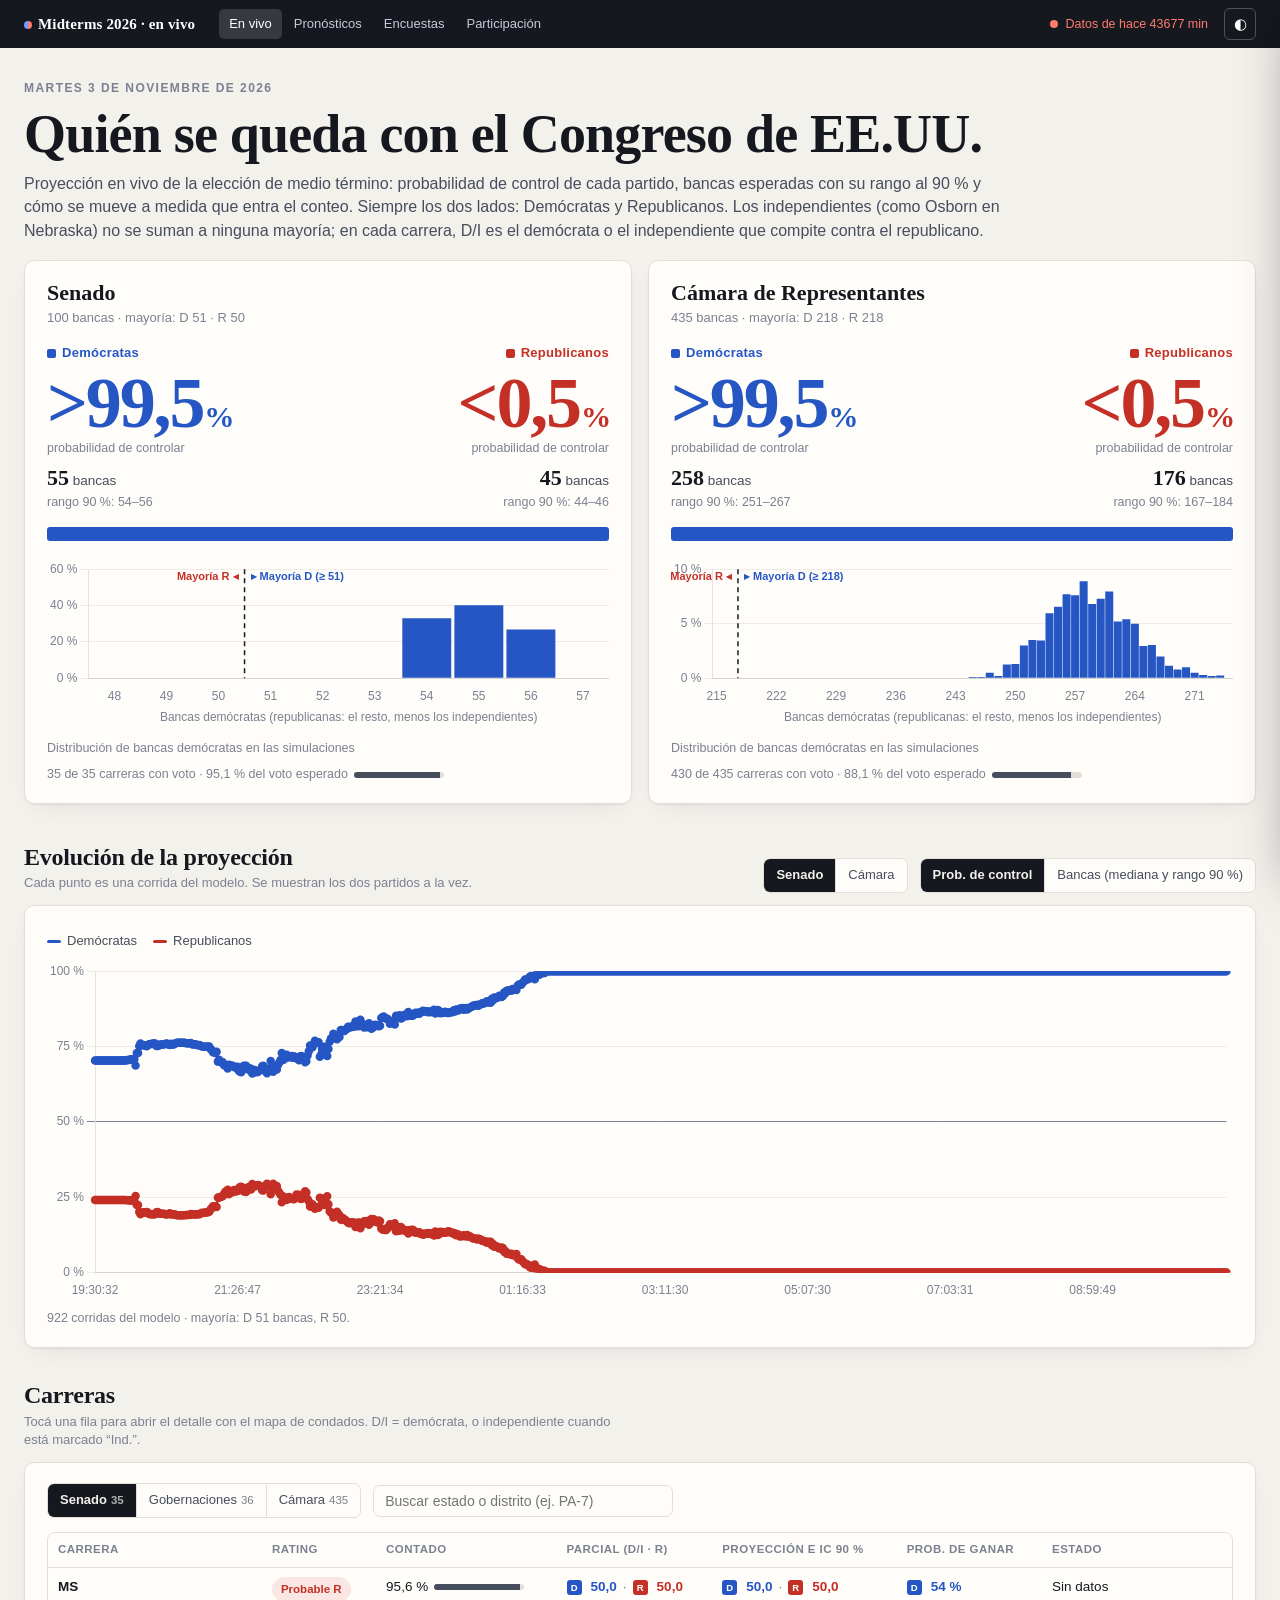
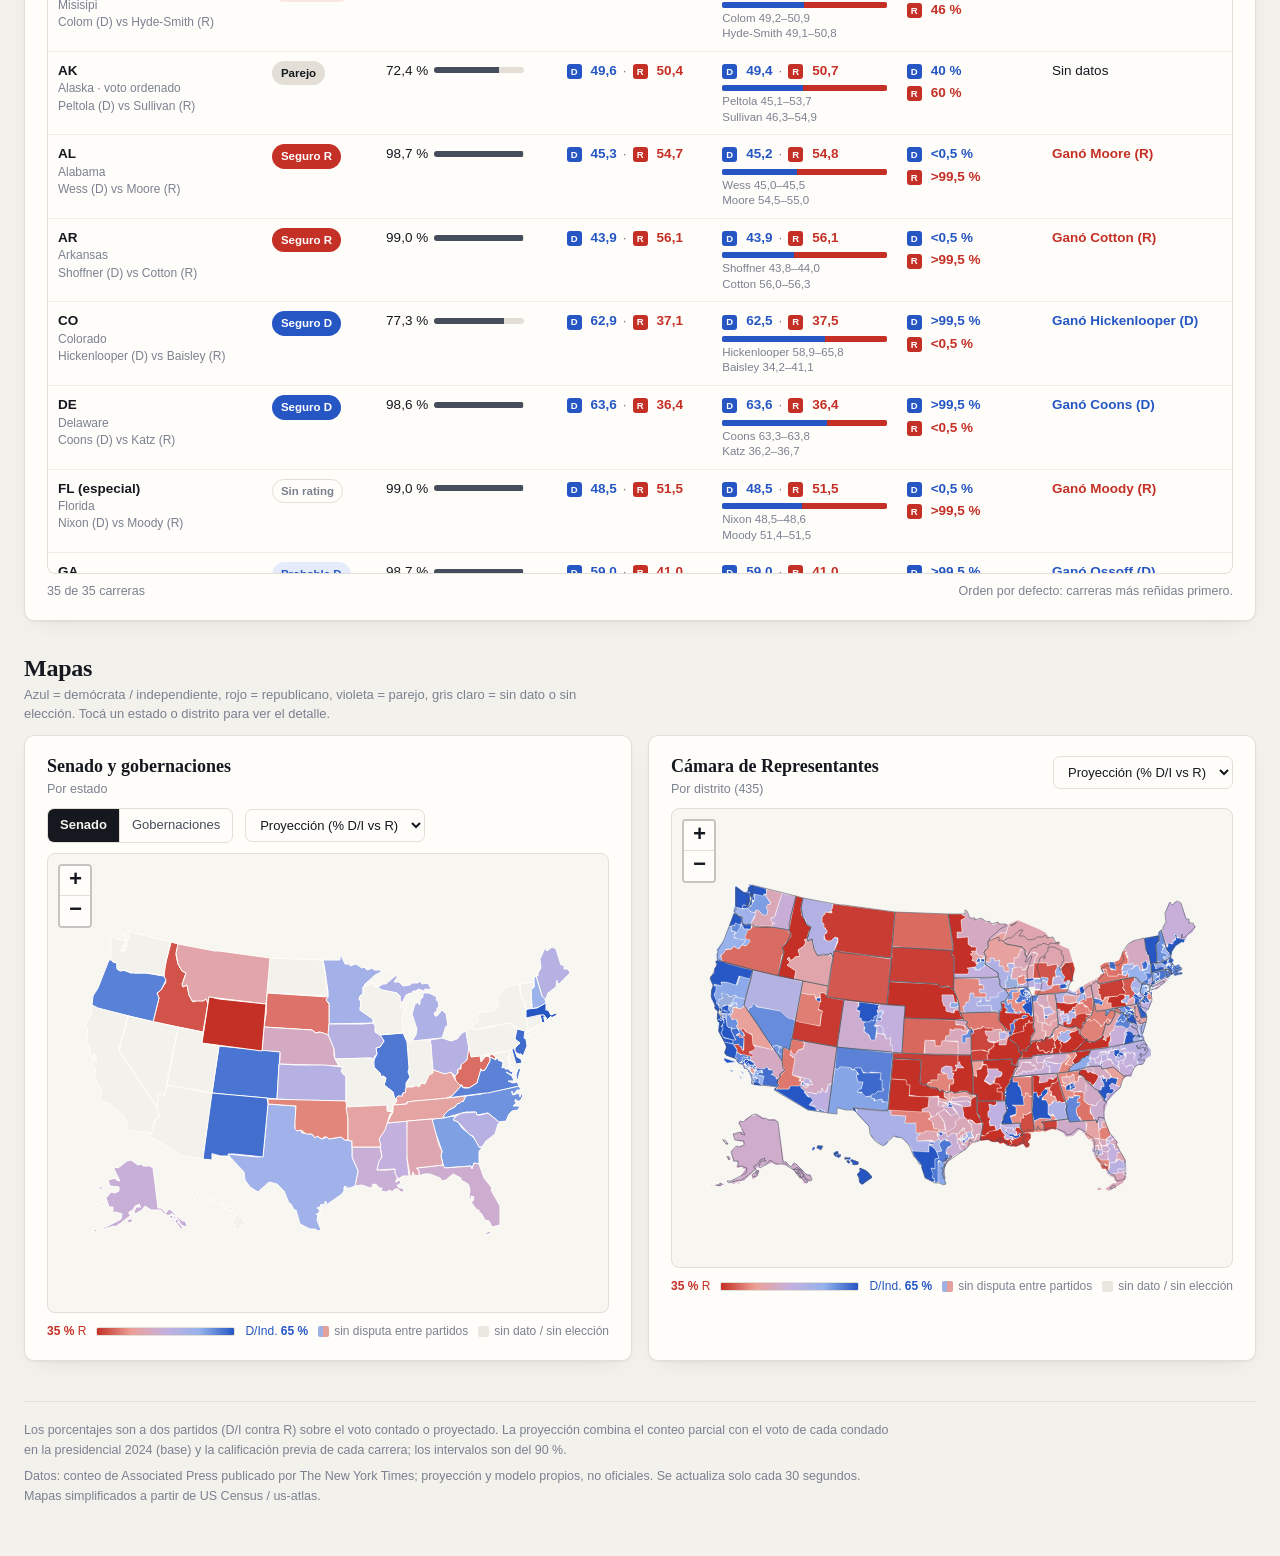
<file: index.html>
<!doctype html>
<html lang="es">
<head>
<meta charset="utf-8">
<meta name="viewport" content="width=device-width,initial-scale=1">
<title>Midterms 2026 en vivo</title>
<meta name="description" content="Proyección en vivo de las elecciones de medio término de EE.UU. 2026: Senado, Cámara de Representantes y gobernaciones.">
<link rel="stylesheet" href="lib/leaflet.css">
<link rel="stylesheet" href="style.css?v=2059">
</head>
<body>
<header class="top">
  <div class="wrap">
    <div class="brand"><i></i>Midterms 2026 <span>· en vivo</span></div>
    <nav class="navl" aria-label="Secciones">
      <a href="./" class="on" aria-current="page">En vivo</a><a href="previa.html#pronosticos">Pronósticos</a><a href="previa.html#encuestas">Encuestas</a><a href="previa.html#participacion">Participación</a>
    </nav>
    <div class="live" id="live"><span class="dot"></span><span class="lt" id="liveTxt">Cargando…</span><span class="ltc" id="liveMin"></span></div>
    <button class="ibtn" id="themeBtn" type="button" aria-label="Cambiar entre modo claro y oscuro" title="Modo claro / oscuro">◐</button>
  </div>
</header>

<main class="wrap">
  <div class="errbox" id="errbox" role="alert"></div>
  <section class="hero" id="resumen">
    <div class="kick">Martes 3 de noviembre de 2026</div>
    <h1>Quién se queda con el Congreso de EE.UU.</h1>
    <p class="sub">Proyección en vivo de la elección de medio término: probabilidad de control de cada partido, bancas esperadas con su rango al 90 % y cómo se mueve a medida que entra el conteo. Siempre los dos lados: Demócratas y Republicanos. Los independientes (como Osborn en Nebraska) no se suman a ninguna mayoría; en cada carrera, D/I es el demócrata o el independiente que compite contra el republicano.</p>
    <div class="srcnote" id="srcnote"></div>
    <div class="chambers" id="chambers"></div>
  </section>

  <section class="block" id="evolucion">
    <div class="head">
      <div><h2>Evolución de la proyección</h2><p class="hint">Cada punto es una corrida del modelo. Se muestran los dos partidos a la vez.</p></div>
      <div class="ctl">
        <div class="seg" id="evoCh" role="group" aria-label="Cámara"><button type="button" data-v="S" class="on">Senado</button><button type="button" data-v="H">Cámara</button></div>
        <div class="seg" id="evoMet" role="group" aria-label="Métrica"><button type="button" data-v="p" class="on">Prob. de control</button><button type="button" data-v="s">Bancas (mediana y rango 90 %)</button></div>
      </div>
    </div>
    <div class="card">
      <div class="leg"><span><i style="background:var(--d)"></i>Demócratas</span><span><i style="background:var(--r)"></i>Republicanos</span></div>
      <div class="evo"><canvas id="evoCanvas" role="img" aria-label="Evolución de la probabilidad de control y de las bancas"></canvas></div>
      <p class="note" id="evoNote"></p>
    </div>
  </section>

  <section class="block" id="carreras">
    <div class="head">
      <div><h2>Carreras</h2><p class="hint">Tocá una fila para abrir el detalle con el mapa de condados. D/I = demócrata, o independiente cuando está marcado “Ind.”.</p></div>
    </div>
    <div class="card">
      <div class="ctl">
        <div class="seg" id="tabOff" role="group" aria-label="Tipo de carrera"></div>
        <input class="sbox" id="q" type="search" placeholder="Buscar estado o distrito (ej. PA-7)" aria-label="Buscar carrera" autocomplete="off">
        <label class="chk" id="allWrap"><input type="checkbox" id="allH"> Mostrar las 435</label>
      </div>
      <div class="tw"><div class="scroller" id="tscroll"><table class="rt" id="rt"></table></div></div>
      <div class="tmeta"><span id="tcount"></span><span>Orden por defecto: carreras más reñidas primero.</span></div>
    </div>
  </section>

  <section class="block" id="mapas">
    <div class="head">
      <div><h2>Mapas</h2><p class="hint">Azul = demócrata / independiente, rojo = republicano, violeta = parejo, gris claro = sin dato o sin elección. Tocá un estado o distrito para ver el detalle.</p></div>
    </div>
    <div class="maps">
      <div class="card">
        <div class="mh">
          <div><h3>Senado y gobernaciones</h3><p>Por estado</p></div>
          <div class="ctl">
            <div class="seg" id="m1off" role="group" aria-label="Cargo"><button type="button" data-v="S" class="on">Senado</button><button type="button" data-v="G">Gobernaciones</button></div>
            <select class="sel" id="m1met" aria-label="Qué colorear"></select>
          </div>
        </div>
        <div class="map" id="map1"></div>
        <div class="lg" id="lg1"></div>
      </div>
      <div class="card">
        <div class="mh">
          <div><h3>Cámara de Representantes</h3><p>Por distrito (435)</p></div>
          <div class="ctl"><select class="sel" id="m2met" aria-label="Qué colorear"></select></div>
        </div>
        <div class="map" id="map2"></div>
        <div class="lg" id="lg2"></div>
      </div>
    </div>
  </section>

  <footer class="foot">
    <p>Los porcentajes son a dos partidos (D/I contra R) sobre el voto contado o proyectado. La proyección combina el conteo parcial con el voto de cada condado en la presidencial 2024 (base) y la calificación previa de cada carrera; los intervalos son del 90 %.</p>
    <p>Datos: conteo de Associated Press publicado por The New York Times; proyección y modelo propios, no oficiales. Se actualiza solo cada 30 segundos. Mapas simplificados a partir de US Census / us-atlas.</p>
  </footer>
</main>

<div class="scrim" id="scrim"></div>
<aside class="drawer" id="drawer" aria-hidden="true" aria-label="Detalle de la carrera">
  <div class="dh"><div><h2 id="dTitle"></h2><div class="m" id="dMeta"></div></div><button class="xbtn" id="dClose" type="button" aria-label="Cerrar">✕</button></div>
  <div class="db">
    <div class="cmp" id="dCmp"></div>
    <div class="head" style="margin:18px 0 10px"><div class="seg" id="dMode" role="group" aria-label="Qué mostrar en el mapa"></div></div>
    <div class="map dmap" id="dmap"></div>
    <div class="lg" id="dLg"></div>
    <p class="note" id="dNote"></p>
    <div class="utab" id="dUnits"></div>
  </div>
</aside>

<script src="lib/leaflet.js"></script>
<script src="lib/chart.umd.js"></script>
<script src="app.js?v=2059"></script>
</body>
</html>
</file>
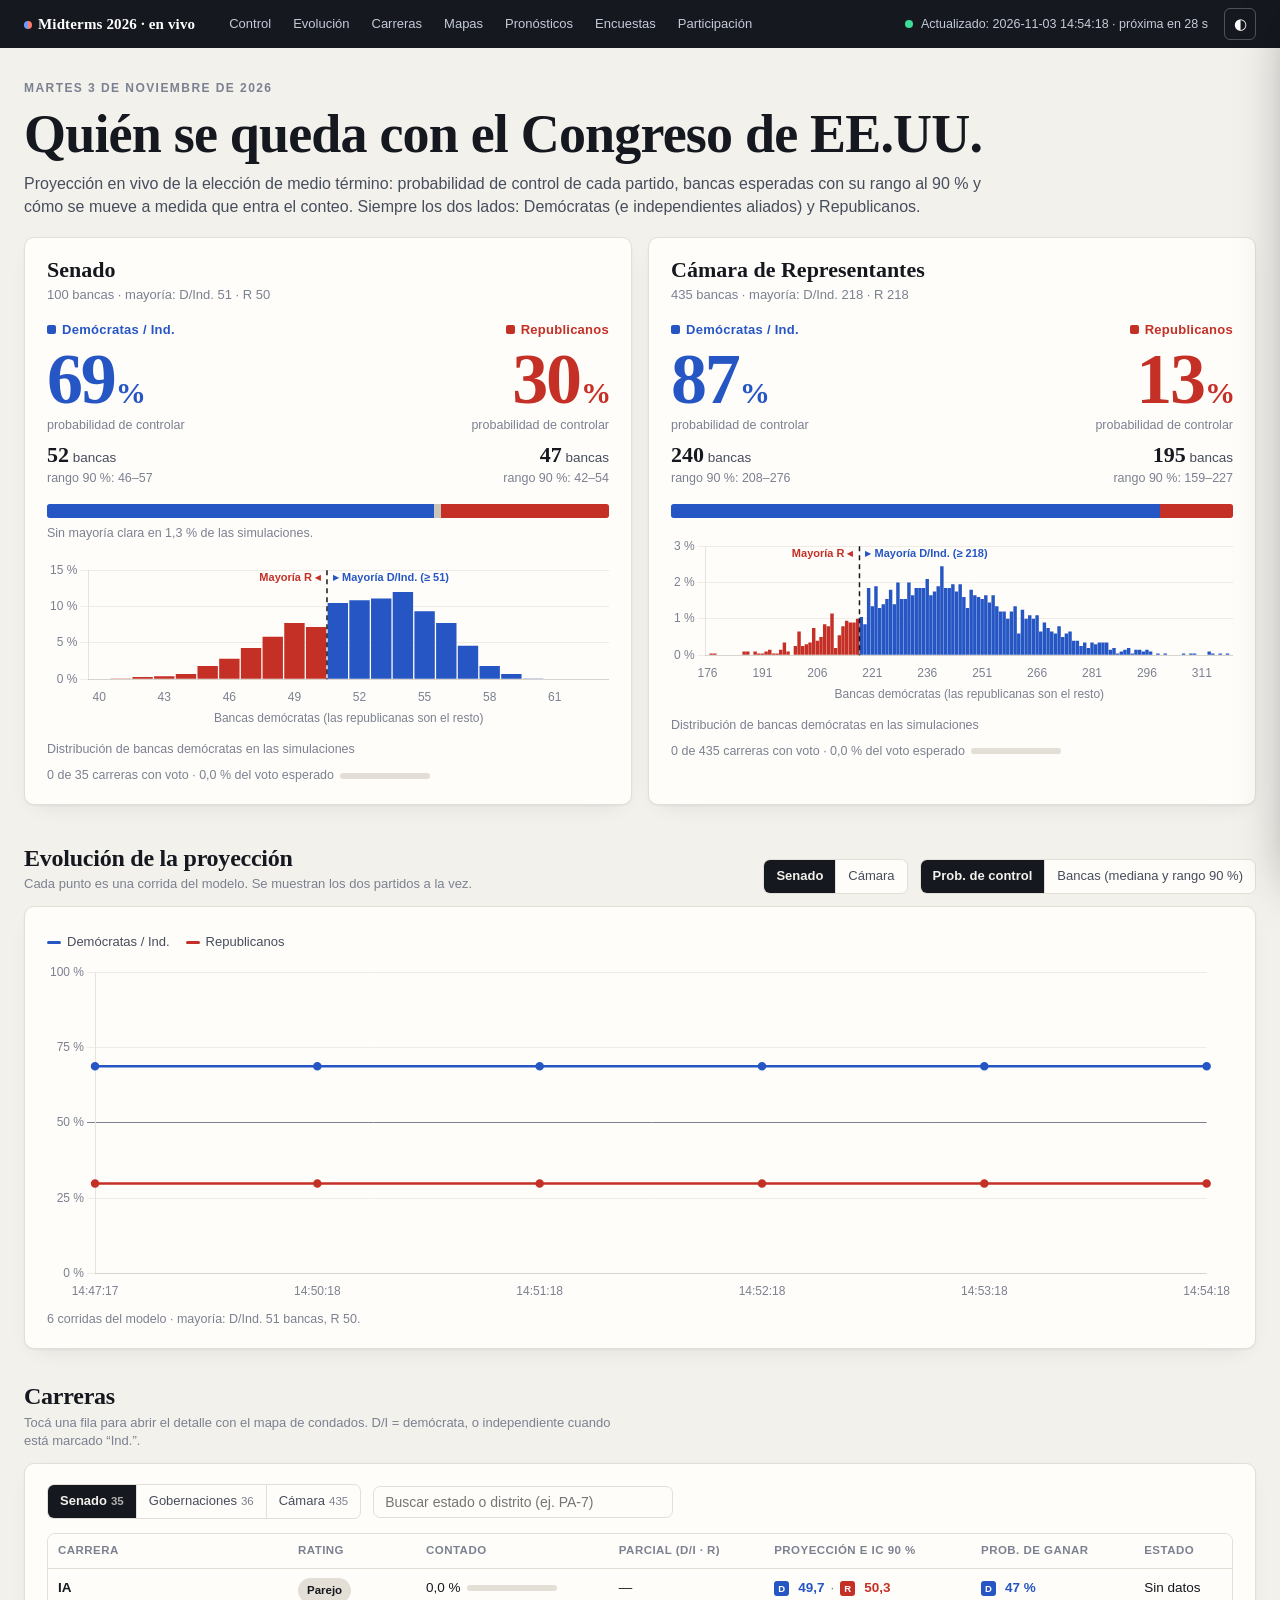
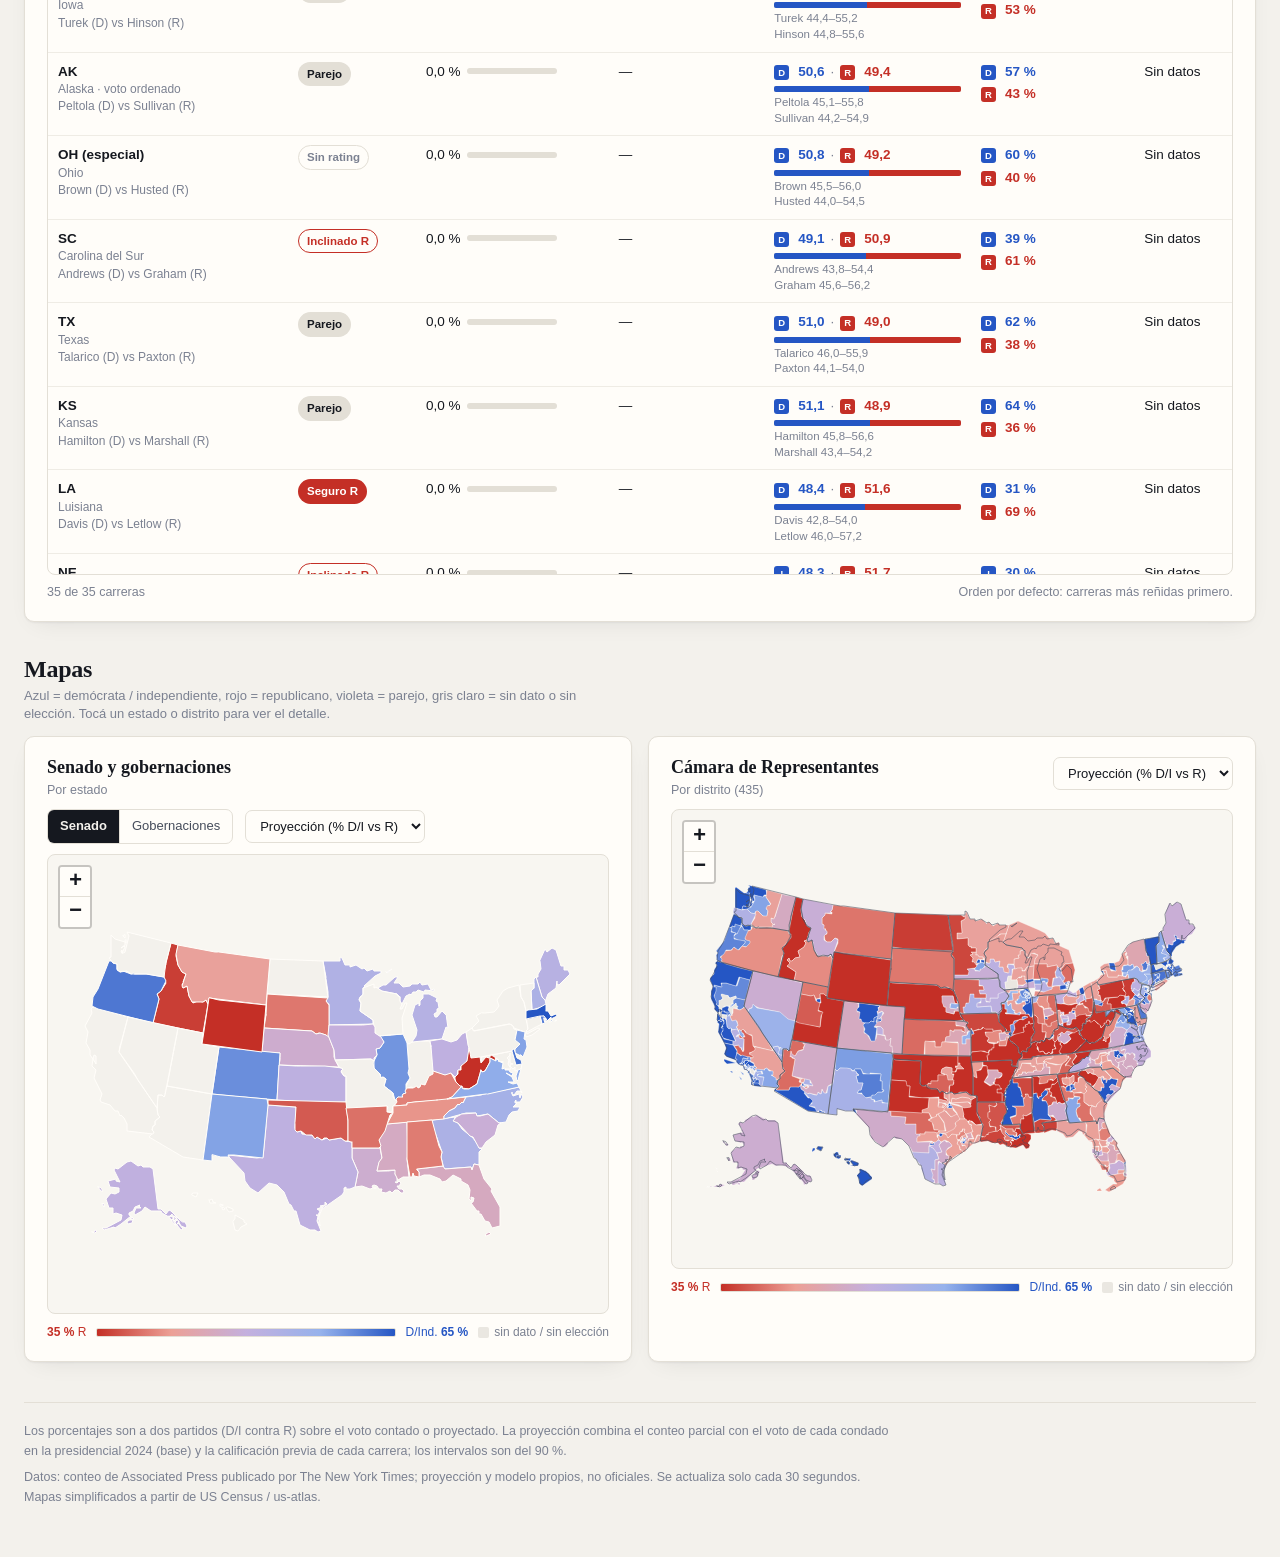
<file: dash/index.html>
<!doctype html>
<html lang="es">
<head>
<meta charset="utf-8">
<meta name="viewport" content="width=device-width,initial-scale=1">
<title>Midterms 2026 en vivo</title>
<meta name="description" content="Proyección en vivo de las elecciones de medio término de EE.UU. 2026: Senado, Cámara de Representantes y gobernaciones.">
<link rel="stylesheet" href="lib/leaflet.css">
<link rel="stylesheet" href="style.css">
</head>
<body>
<header class="top">
  <div class="wrap">
    <div class="brand"><i></i>Midterms 2026 <span>· en vivo</span></div>
    <nav class="navl" aria-label="Secciones">
      <a href="#resumen">Control</a><a href="#evolucion">Evolución</a><a href="#carreras">Carreras</a><a href="#mapas">Mapas</a><a href="previa.html#pronosticos">Pronósticos</a><a href="previa.html#encuestas">Encuestas</a><a href="previa.html#participacion">Participación</a>
    </nav>
    <div class="live" id="live"><span class="dot"></span><span class="lt" id="liveTxt">Cargando…</span></div>
    <button class="ibtn" id="themeBtn" type="button" aria-label="Cambiar entre modo claro y oscuro" title="Modo claro / oscuro">◐</button>
  </div>
</header>

<main class="wrap">
  <section class="hero" id="resumen">
    <div class="kick">Martes 3 de noviembre de 2026</div>
    <h1>Quién se queda con el Congreso de EE.UU.</h1>
    <p class="sub">Proyección en vivo de la elección de medio término: probabilidad de control de cada partido, bancas esperadas con su rango al 90 % y cómo se mueve a medida que entra el conteo. Siempre los dos lados: Demócratas (e independientes aliados) y Republicanos.</p>
    <div class="srcnote" id="srcnote"></div>
    <div class="errbox" id="errbox" role="alert"></div>
    <div class="chambers" id="chambers"></div>
  </section>

  <section class="block" id="evolucion">
    <div class="head">
      <div><h2>Evolución de la proyección</h2><p class="hint">Cada punto es una corrida del modelo. Se muestran los dos partidos a la vez.</p></div>
      <div class="ctl">
        <div class="seg" id="evoCh" role="group" aria-label="Cámara"><button type="button" data-v="S" class="on">Senado</button><button type="button" data-v="H">Cámara</button></div>
        <div class="seg" id="evoMet" role="group" aria-label="Métrica"><button type="button" data-v="p" class="on">Prob. de control</button><button type="button" data-v="s">Bancas (mediana y rango 90 %)</button></div>
      </div>
    </div>
    <div class="card">
      <div class="leg"><span><i style="background:var(--d)"></i>Demócratas / Ind.</span><span><i style="background:var(--r)"></i>Republicanos</span></div>
      <div class="evo"><canvas id="evoCanvas" role="img" aria-label="Evolución de la probabilidad de control y de las bancas"></canvas></div>
      <p class="note" id="evoNote"></p>
    </div>
  </section>

  <section class="block" id="carreras">
    <div class="head">
      <div><h2>Carreras</h2><p class="hint">Tocá una fila para abrir el detalle con el mapa de condados. D/I = demócrata, o independiente cuando está marcado “Ind.”.</p></div>
    </div>
    <div class="card">
      <div class="ctl">
        <div class="seg" id="tabOff" role="group" aria-label="Tipo de carrera"></div>
        <input class="sbox" id="q" type="search" placeholder="Buscar estado o distrito (ej. PA-7)" aria-label="Buscar carrera" autocomplete="off">
        <label class="chk" id="allWrap"><input type="checkbox" id="allH"> Mostrar las 435</label>
      </div>
      <div class="tw"><div class="scroller" id="tscroll"><table class="rt" id="rt"></table></div></div>
      <div class="tmeta"><span id="tcount"></span><span>Orden por defecto: carreras más reñidas primero.</span></div>
    </div>
  </section>

  <section class="block" id="mapas">
    <div class="head">
      <div><h2>Mapas</h2><p class="hint">Azul = demócrata / independiente, rojo = republicano, violeta = parejo, gris claro = sin dato o sin elección. Tocá un estado o distrito para ver el detalle.</p></div>
    </div>
    <div class="maps">
      <div class="card">
        <div class="mh">
          <div><h3>Senado y gobernaciones</h3><p>Por estado</p></div>
          <div class="ctl">
            <div class="seg" id="m1off" role="group" aria-label="Cargo"><button type="button" data-v="S" class="on">Senado</button><button type="button" data-v="G">Gobernaciones</button></div>
            <select class="sel" id="m1met" aria-label="Qué colorear"></select>
          </div>
        </div>
        <div class="map" id="map1"></div>
        <div class="lg" id="lg1"></div>
      </div>
      <div class="card">
        <div class="mh">
          <div><h3>Cámara de Representantes</h3><p>Por distrito (435)</p></div>
          <div class="ctl"><select class="sel" id="m2met" aria-label="Qué colorear"></select></div>
        </div>
        <div class="map" id="map2"></div>
        <div class="lg" id="lg2"></div>
      </div>
    </div>
  </section>

  <footer class="foot">
    <p>Los porcentajes son a dos partidos (D/I contra R) sobre el voto contado o proyectado. La proyección combina el conteo parcial con el voto de cada condado en la presidencial 2024 (base) y la calificación previa de cada carrera; los intervalos son del 90 %.</p>
    <p>Datos: conteo de Associated Press publicado por The New York Times; proyección y modelo propios, no oficiales. Se actualiza solo cada 30 segundos. Mapas simplificados a partir de US Census / us-atlas.</p>
  </footer>
</main>

<div class="scrim" id="scrim"></div>
<aside class="drawer" id="drawer" aria-hidden="true" aria-label="Detalle de la carrera">
  <div class="dh"><div><h2 id="dTitle"></h2><div class="m" id="dMeta"></div></div><button class="xbtn" id="dClose" type="button" aria-label="Cerrar">✕</button></div>
  <div class="db">
    <div class="cmp" id="dCmp"></div>
    <div class="head" style="margin:18px 0 10px"><div class="seg" id="dMode" role="group" aria-label="Qué mostrar en el mapa"></div></div>
    <div class="map dmap" id="dmap"></div>
    <div class="lg" id="dLg"></div>
    <p class="note" id="dNote"></p>
    <div class="utab" id="dUnits"></div>
  </div>
</aside>

<script src="lib/leaflet.js"></script>
<script src="lib/chart.umd.js"></script>
<script src="app.js"></script>
</body>
</html>
</file>
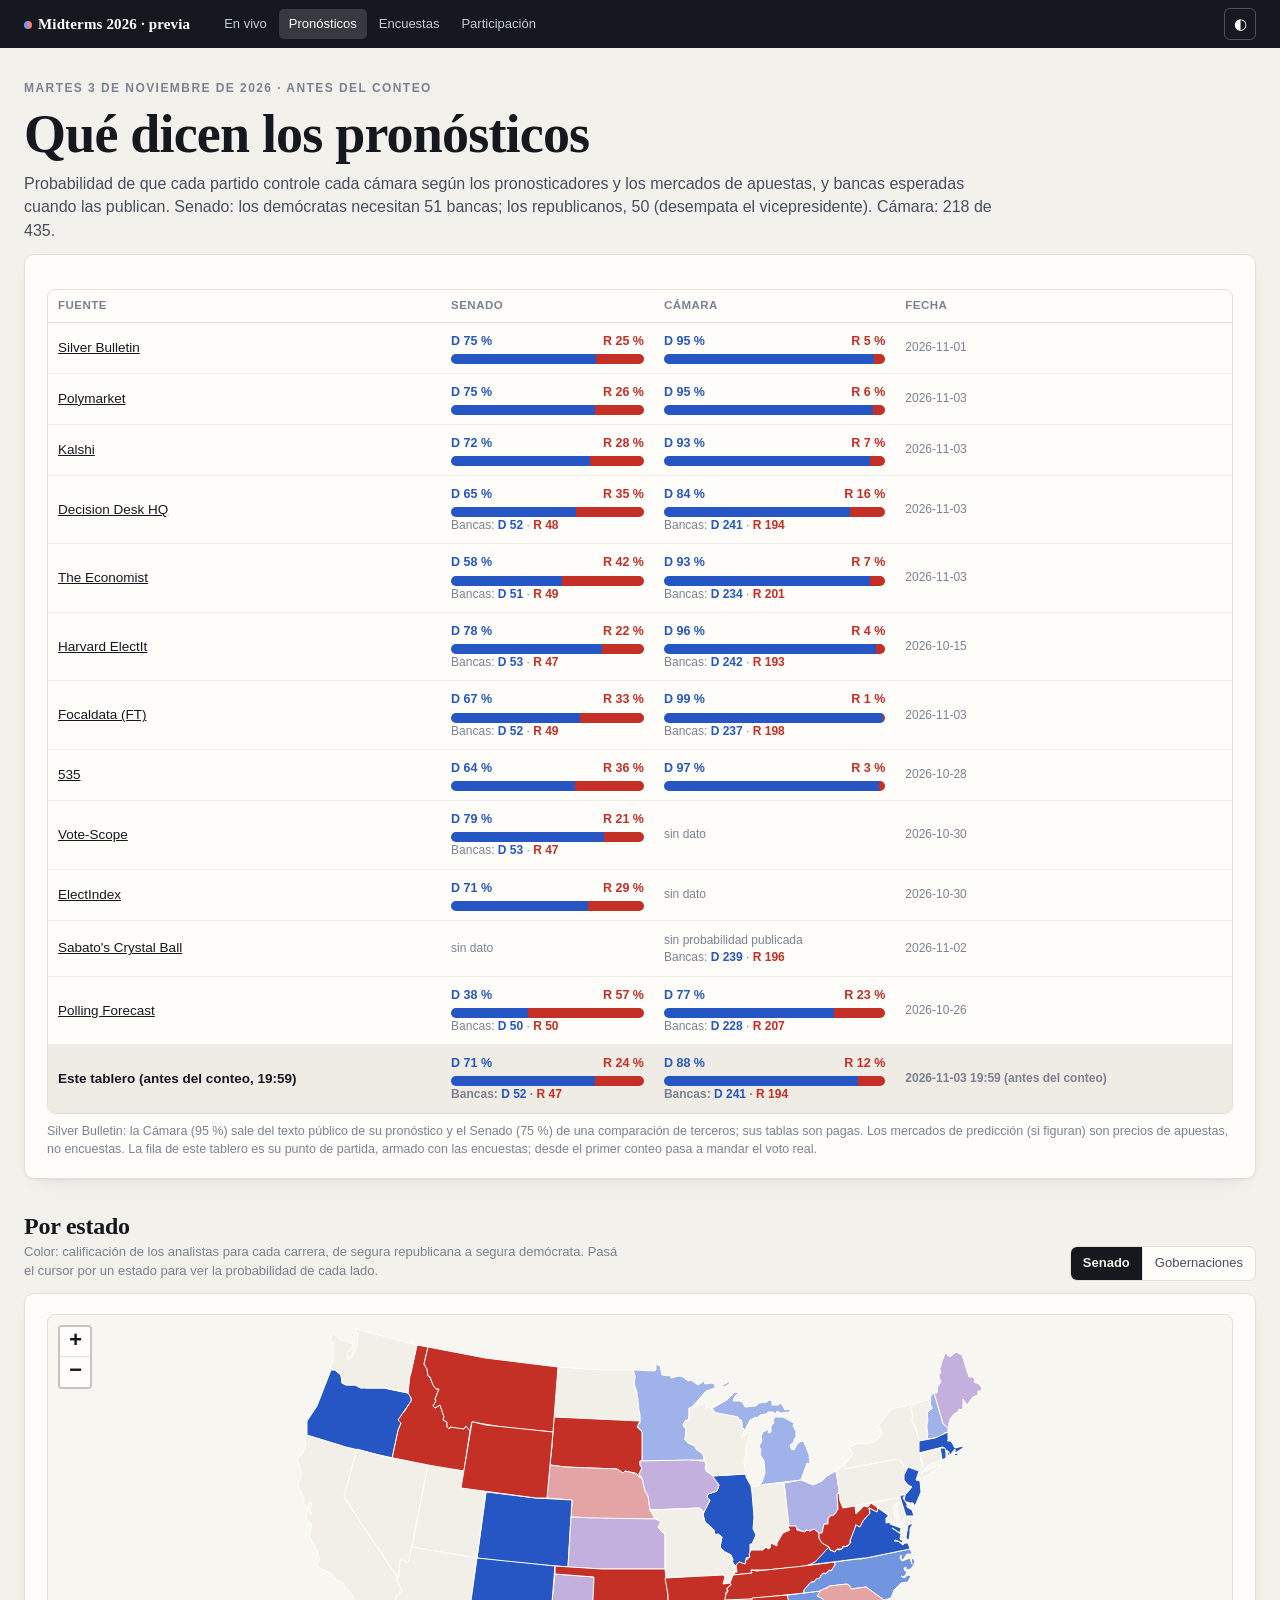
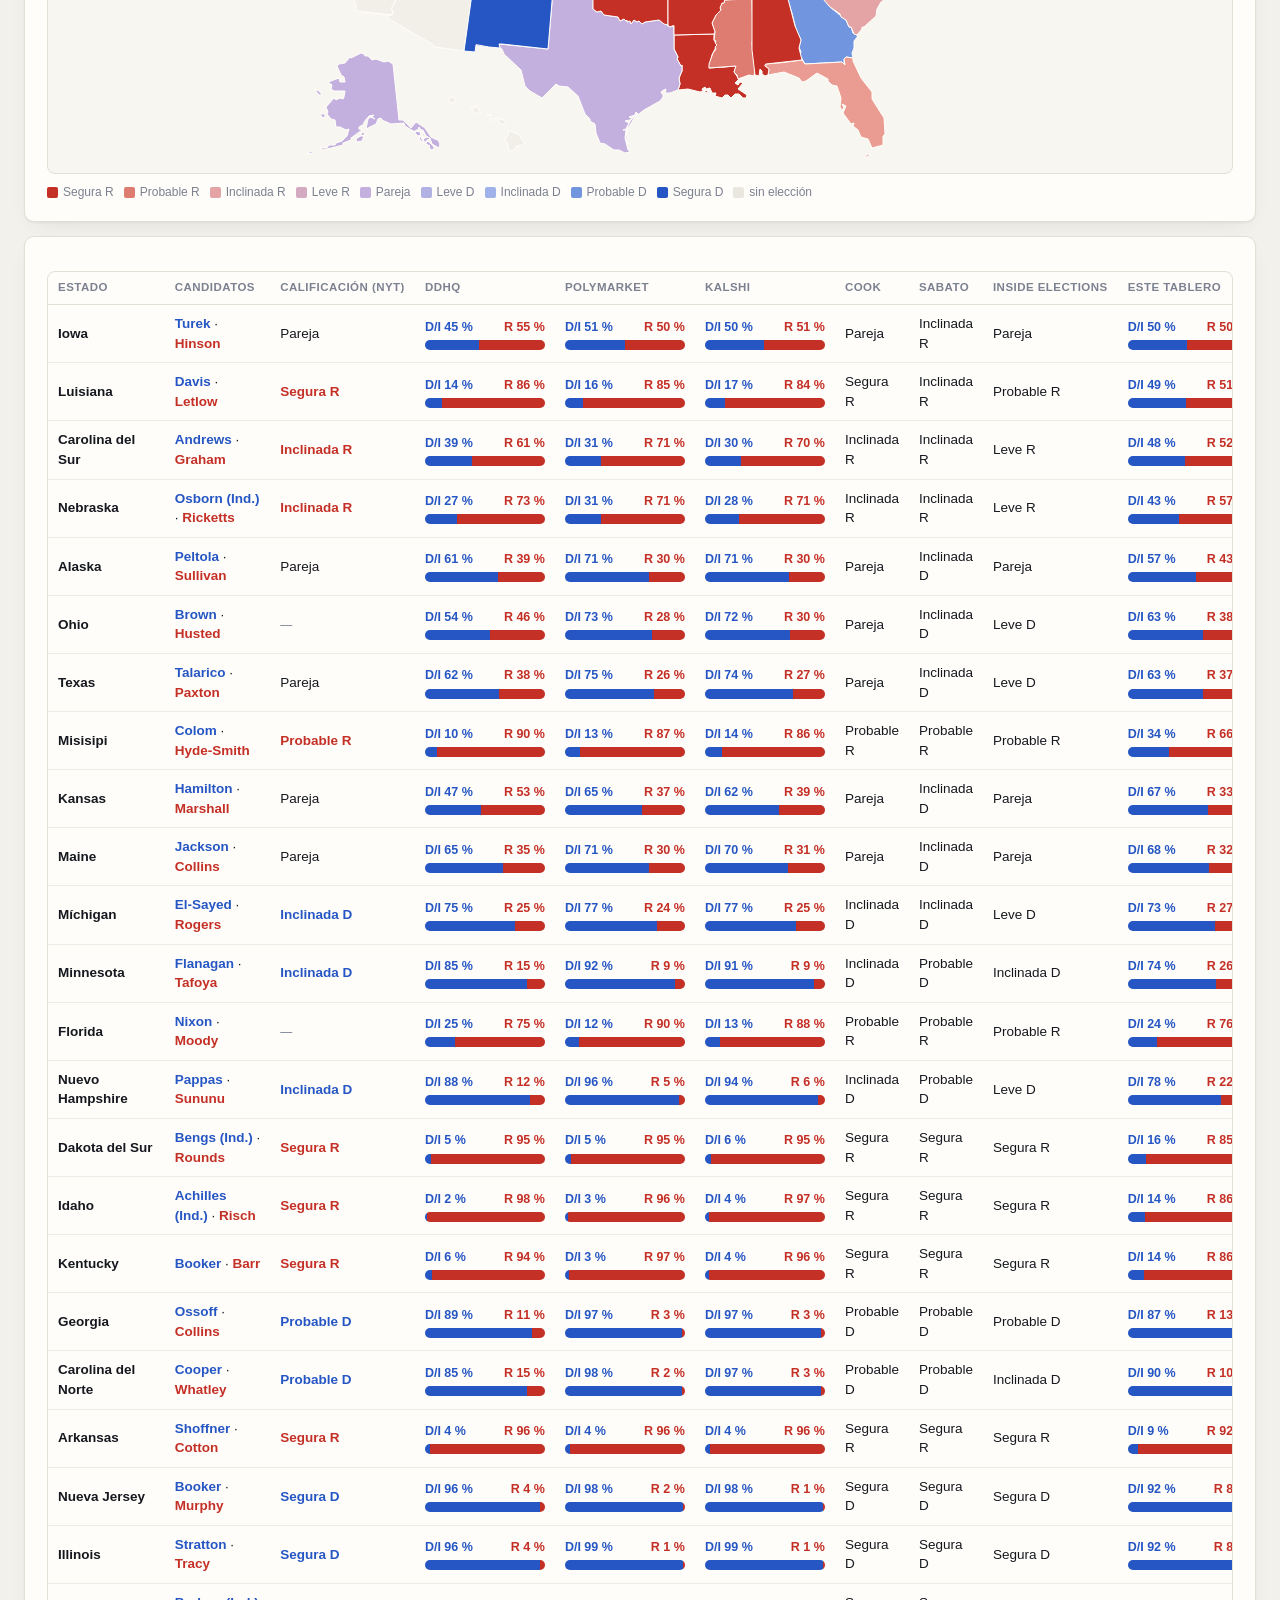
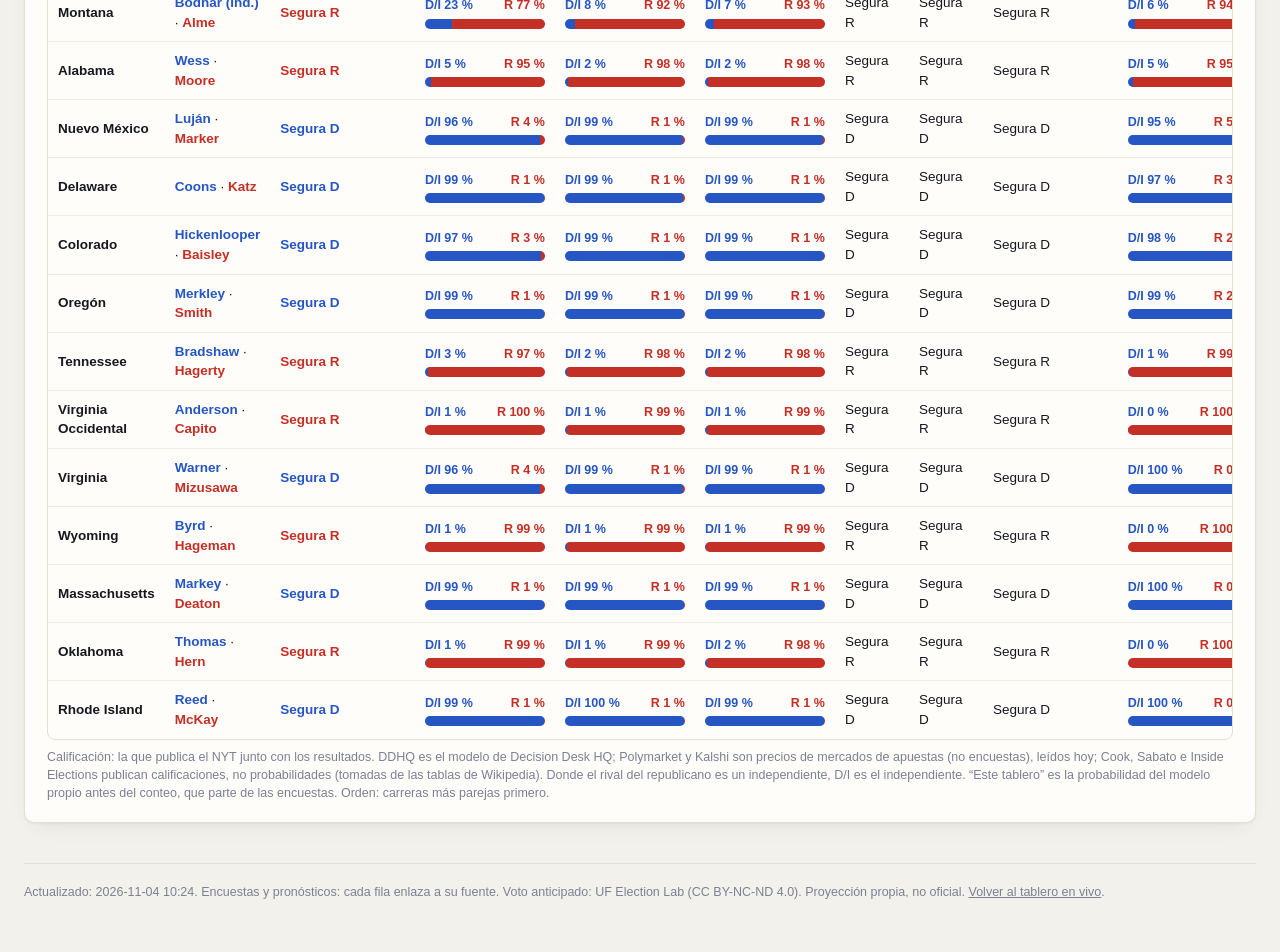
<file: previa.html>
<!doctype html>
<html lang="es">
<head>
<meta charset="utf-8">
<meta name="viewport" content="width=device-width,initial-scale=1">
<title>Midterms 2026 · Previa</title>
<meta name="description" content="Lo que se sabe antes del conteo: pronósticos, encuestas y participación en las elecciones de medio término de EE.UU. 2026.">
<link rel="stylesheet" href="lib/leaflet.css">
<link rel="stylesheet" href="style.css?v=2059">
<link rel="stylesheet" href="previa.css?v=2059">
<script>try { var th = localStorage.getItem('theme'); if (th) document.documentElement.setAttribute('data-theme', th); } catch (e) {}</script>
</head>
<body>
<header class="top">
  <div class="wrap">
    <div class="brand"><i></i>Midterms 2026 <span>· previa</span></div>
    <nav class="navl" aria-label="Pestañas">
      <a href="./">En vivo</a><a href="#pronosticos" data-tab="pronosticos">Pronósticos</a><a href="#encuestas" data-tab="encuestas">Encuestas</a><a href="#participacion" data-tab="participacion">Participación</a>
    </nav>
    <button class="ibtn" id="themeBtn" type="button" aria-label="Cambiar entre modo claro y oscuro" title="Modo claro / oscuro">◐</button>
  </div>
</header>

<main class="wrap">
  <div class="errbox" id="errbox" role="alert"></div>

  <section class="tab" id="tab-pronosticos">
    <div class="hero">
      <div class="kick">Martes 3 de noviembre de 2026 · antes del conteo</div>
      <h1>Qué dicen los pronósticos</h1>
      <p class="sub">Probabilidad de que cada partido controle cada cámara según los pronosticadores y los mercados de apuestas, y bancas esperadas cuando las publican. Senado: los demócratas necesitan 51 bancas; los republicanos, 50 (desempata el vicepresidente). Cámara: 218 de 435.</p>
    </div>
    <div class="card"><div class="tw"><table class="pt" id="fcT"></table></div><p class="note" id="fcNote"></p></div>

    <div class="head"><div><h2>Por estado</h2><p class="hint">Color: calificación de los analistas para cada carrera, de segura republicana a segura demócrata. Pasá el cursor por un estado para ver la probabilidad de cada lado.</p></div>
      <div class="ctl"><div class="seg" id="fcOff" role="group" aria-label="Tipo de carrera"><button type="button" data-v="S" class="on">Senado</button><button type="button" data-v="G">Gobernaciones</button></div></div></div>
    <div class="card">
      <div class="map" id="fmap" role="img" aria-label="Mapa de calificaciones de los pronosticadores por estado"></div>
      <div class="lg" id="flg"></div>
    </div>
    <div class="card" style="margin-top:14px"><div class="tw"><table class="pt" id="frT"></table></div><p class="note" id="frNote"></p></div>
  </section>

  <section class="tab" id="tab-encuestas" hidden>
    <div class="hero">
      <div class="kick">Martes 3 de noviembre de 2026 · antes del conteo</div>
      <h1>Qué dicen las encuestas</h1>
      <p class="sub">Promedios finales de encuestas: la nacional para el Congreso y, carrera por carrera, Senado y gobernaciones. Siempre los dos lados: Demócratas (o el independiente que compite contra el republicano) y Republicanos.</p>
    </div>
    <div class="head"><div><h2>Encuesta nacional para el Congreso</h2><p class="hint">“Si la elección fuera hoy, ¿a qué partido votaría para la Cámara?”.</p></div></div>
    <div class="card"><div id="gbT"></div></div>

    <div class="head"><div><h2>Encuestas por carrera</h2><p class="hint">Color: ventaja en el promedio de encuestas. Pasá el cursor por un estado para ver los números.</p></div>
      <div class="ctl"><div class="seg" id="raceOff" role="group" aria-label="Tipo de carrera"><button type="button" data-v="S" class="on">Senado</button><button type="button" data-v="G">Gobernaciones</button></div></div></div>
    <div class="card">
      <div class="map" id="pmap" role="img" aria-label="Mapa de ventaja en las encuestas por estado"></div>
      <div class="lg" id="plg"></div>
    </div>
    <div class="card" style="margin-top:14px"><div class="tw"><table class="pt" id="rcT"></table></div><p class="note" id="rcNote"></p></div>
  </section>

  <section class="tab" id="tab-participacion" hidden>
    <div class="hero">
      <div class="kick">Martes 3 de noviembre de 2026 · antes del conteo</div>
      <h1>Cuánta gente vota</h1>
      <p class="sub">Votos que se esperan en total según AP y votos ya emitidos por anticipado, por correo o en persona. El partido es el de registro del votante, no su voto: sólo lo publican algunos estados, y muchos independientes votan a uno u otro.</p>
    </div>
    <div class="kpis" id="evK"></div>
    <div class="head"><div><h2>Mapa</h2><p class="hint" id="emHint"></p></div>
      <div class="ctl"><div class="seg" id="emMet" role="group" aria-label="Qué mostrar en el mapa"><button type="button" data-v="reg" class="on">Quién va adelante (registro)</button><button type="button" data-v="share">Ya votó (de lo esperado)</button><button type="button" data-v="grow">Esperado vs. 2022</button></div></div></div>
    <div class="card">
      <div class="map" id="emap" role="img" aria-label="Mapa de participación por estado"></div>
      <div class="lg" id="elg"></div>
    </div>
    <div class="head"><div><h2>Por estado</h2></div></div>
    <div class="card">
      <div class="ctl"><input class="sbox" id="evQ" type="search" placeholder="Buscar estado" aria-label="Buscar estado" autocomplete="off"></div>
      <div class="tw"><table class="pt" id="evT"></table></div>
      <p class="note" id="evNote"></p>
    </div>
  </section>

  <footer class="foot" id="foot"></footer>
</main>
<script src="lib/leaflet.js"></script>
<script src="previa.js?v=2059"></script>
</body>
</html>
</file>
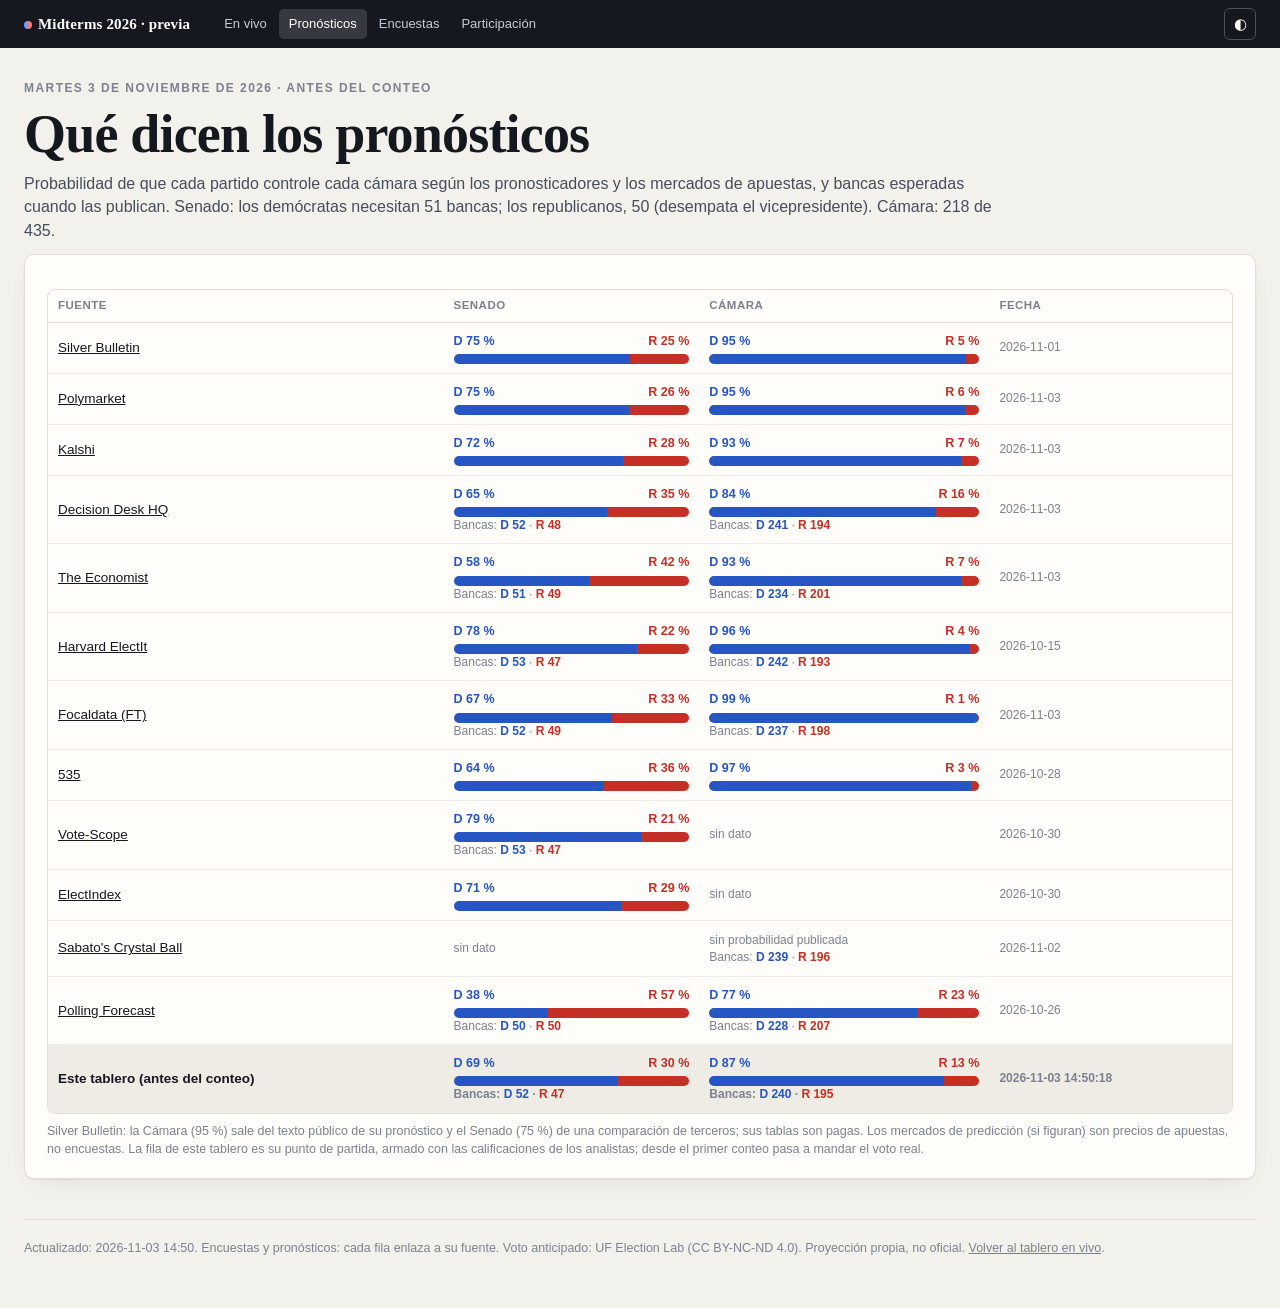
<file: dash/previa.html>
<!doctype html>
<html lang="es">
<head>
<meta charset="utf-8">
<meta name="viewport" content="width=device-width,initial-scale=1">
<title>Midterms 2026 · Previa</title>
<meta name="description" content="Lo que se sabe antes del conteo: pronósticos, encuestas y participación en las elecciones de medio término de EE.UU. 2026.">
<link rel="stylesheet" href="lib/leaflet.css">
<link rel="stylesheet" href="style.css">
<link rel="stylesheet" href="previa.css">
<script>try { var th = localStorage.getItem('theme'); if (th) document.documentElement.setAttribute('data-theme', th); } catch (e) {}</script>
</head>
<body>
<header class="top">
  <div class="wrap">
    <div class="brand"><i></i>Midterms 2026 <span>· previa</span></div>
    <nav class="navl" aria-label="Pestañas">
      <a href="./">En vivo</a><a href="#pronosticos" data-tab="pronosticos">Pronósticos</a><a href="#encuestas" data-tab="encuestas">Encuestas</a><a href="#participacion" data-tab="participacion">Participación</a>
    </nav>
    <button class="ibtn" id="themeBtn" type="button" aria-label="Cambiar entre modo claro y oscuro" title="Modo claro / oscuro">◐</button>
  </div>
</header>

<main class="wrap">
  <div class="errbox" id="errbox" role="alert"></div>

  <section class="tab" id="tab-pronosticos">
    <div class="hero">
      <div class="kick">Martes 3 de noviembre de 2026 · antes del conteo</div>
      <h1>Qué dicen los pronósticos</h1>
      <p class="sub">Probabilidad de que cada partido controle cada cámara según los pronosticadores y los mercados de apuestas, y bancas esperadas cuando las publican. Senado: los demócratas necesitan 51 bancas; los republicanos, 50 (desempata el vicepresidente). Cámara: 218 de 435.</p>
    </div>
    <div class="card"><div class="tw"><table class="pt" id="fcT"></table></div><p class="note" id="fcNote"></p></div>
  </section>

  <section class="tab" id="tab-encuestas" hidden>
    <div class="hero">
      <div class="kick">Martes 3 de noviembre de 2026 · antes del conteo</div>
      <h1>Qué dicen las encuestas</h1>
      <p class="sub">Promedios finales de encuestas: la nacional para el Congreso y, carrera por carrera, Senado y gobernaciones. Siempre los dos lados: Demócratas (o el independiente que compite contra el republicano) y Republicanos.</p>
    </div>
    <div class="head"><div><h2>Encuesta nacional para el Congreso</h2><p class="hint">“Si la elección fuera hoy, ¿a qué partido votaría para la Cámara?”.</p></div></div>
    <div class="card"><div id="gbT"></div></div>

    <div class="head"><div><h2>Encuestas por carrera</h2><p class="hint">Color: ventaja en el promedio de encuestas. Pasá el cursor por un estado para ver los números.</p></div>
      <div class="ctl"><div class="seg" id="raceOff" role="group" aria-label="Tipo de carrera"><button type="button" data-v="S" class="on">Senado</button><button type="button" data-v="G">Gobernaciones</button></div></div></div>
    <div class="card">
      <div class="map" id="pmap" role="img" aria-label="Mapa de ventaja en las encuestas por estado"></div>
      <div class="lg" id="plg"></div>
    </div>
    <div class="card" style="margin-top:14px"><div class="tw"><table class="pt" id="rcT"></table></div><p class="note" id="rcNote"></p></div>
  </section>

  <section class="tab" id="tab-participacion" hidden>
    <div class="hero">
      <div class="kick">Martes 3 de noviembre de 2026 · antes del conteo</div>
      <h1>Cuánta gente vota</h1>
      <p class="sub">Votos que se esperan en total según AP y votos ya emitidos por anticipado, por correo o en persona. El partido es el de registro del votante, no su voto: sólo lo publican algunos estados, y muchos independientes votan a uno u otro.</p>
    </div>
    <div class="kpis" id="evK"></div>
    <div class="head"><div><h2>Mapa</h2><p class="hint" id="emHint"></p></div>
      <div class="ctl"><div class="seg" id="emMet" role="group" aria-label="Qué mostrar en el mapa"><button type="button" data-v="share" class="on">Ya votó (de lo esperado)</button><button type="button" data-v="grow">Esperado vs. 2022</button><button type="button" data-v="reg">Registro D vs. R</button></div></div></div>
    <div class="card">
      <div class="map" id="emap" role="img" aria-label="Mapa de participación por estado"></div>
      <div class="lg" id="elg"></div>
    </div>
    <div class="head"><div><h2>Por estado</h2></div></div>
    <div class="card">
      <div class="ctl"><input class="sbox" id="evQ" type="search" placeholder="Buscar estado" aria-label="Buscar estado" autocomplete="off"></div>
      <div class="tw"><table class="pt" id="evT"></table></div>
      <p class="note" id="evNote"></p>
    </div>
  </section>

  <footer class="foot" id="foot"></footer>
</main>
<script src="lib/leaflet.js"></script>
<script src="previa.js"></script>
</body>
</html>
</file>
<file: lib/leaflet.css>
/* required styles */

.leaflet-pane,
.leaflet-tile,
.leaflet-marker-icon,
.leaflet-marker-shadow,
.leaflet-tile-container,
.leaflet-pane > svg,
.leaflet-pane > canvas,
.leaflet-zoom-box,
.leaflet-image-layer,
.leaflet-layer {
	position: absolute;
	left: 0;
	top: 0;
	}
.leaflet-container {
	overflow: hidden;
	}
.leaflet-tile,
.leaflet-marker-icon,
.leaflet-marker-shadow {
	-webkit-user-select: none;
	   -moz-user-select: none;
	        user-select: none;
	  -webkit-user-drag: none;
	}
/* Prevents IE11 from highlighting tiles in blue */
.leaflet-tile::selection {
	background: transparent;
}
/* Safari renders non-retina tile on retina better with this, but Chrome is worse */
.leaflet-safari .leaflet-tile {
	image-rendering: -webkit-optimize-contrast;
	}
/* hack that prevents hw layers "stretching" when loading new tiles */
.leaflet-safari .leaflet-tile-container {
	width: 1600px;
	height: 1600px;
	-webkit-transform-origin: 0 0;
	}
.leaflet-marker-icon,
.leaflet-marker-shadow {
	display: block;
	}
/* .leaflet-container svg: reset svg max-width decleration shipped in Joomla! (joomla.org) 3.x */
/* .leaflet-container img: map is broken in FF if you have max-width: 100% on tiles */
.leaflet-container .leaflet-overlay-pane svg {
	max-width: none !important;
	max-height: none !important;
	}
.leaflet-container .leaflet-marker-pane img,
.leaflet-container .leaflet-shadow-pane img,
.leaflet-container .leaflet-tile-pane img,
.leaflet-container img.leaflet-image-layer,
.leaflet-container .leaflet-tile {
	max-width: none !important;
	max-height: none !important;
	width: auto;
	padding: 0;
	}

.leaflet-container img.leaflet-tile {
	/* See: https://bugs.chromium.org/p/chromium/issues/detail?id=600120 */
	mix-blend-mode: plus-lighter;
}

.leaflet-container.leaflet-touch-zoom {
	-ms-touch-action: pan-x pan-y;
	touch-action: pan-x pan-y;
	}
.leaflet-container.leaflet-touch-drag {
	-ms-touch-action: pinch-zoom;
	/* Fallback for FF which doesn't support pinch-zoom */
	touch-action: none;
	touch-action: pinch-zoom;
}
.leaflet-container.leaflet-touch-drag.leaflet-touch-zoom {
	-ms-touch-action: none;
	touch-action: none;
}
.leaflet-container {
	-webkit-tap-highlight-color: transparent;
}
.leaflet-container a {
	-webkit-tap-highlight-color: rgba(51, 181, 229, 0.4);
}
.leaflet-tile {
	filter: inherit;
	visibility: hidden;
	}
.leaflet-tile-loaded {
	visibility: inherit;
	}
.leaflet-zoom-box {
	width: 0;
	height: 0;
	-moz-box-sizing: border-box;
	     box-sizing: border-box;
	z-index: 800;
	}
/* workaround for https://bugzilla.mozilla.org/show_bug.cgi?id=888319 */
.leaflet-overlay-pane svg {
	-moz-user-select: none;
	}

.leaflet-pane         { z-index: 400; }

.leaflet-tile-pane    { z-index: 200; }
.leaflet-overlay-pane { z-index: 400; }
.leaflet-shadow-pane  { z-index: 500; }
.leaflet-marker-pane  { z-index: 600; }
.leaflet-tooltip-pane   { z-index: 650; }
.leaflet-popup-pane   { z-index: 700; }

.leaflet-map-pane canvas { z-index: 100; }
.leaflet-map-pane svg    { z-index: 200; }

.leaflet-vml-shape {
	width: 1px;
	height: 1px;
	}
.lvml {
	behavior: url(#default#VML);
	display: inline-block;
	position: absolute;
	}


/* control positioning */

.leaflet-control {
	position: relative;
	z-index: 800;
	pointer-events: visiblePainted; /* IE 9-10 doesn't have auto */
	pointer-events: auto;
	}
.leaflet-top,
.leaflet-bottom {
	position: absolute;
	z-index: 1000;
	pointer-events: none;
	}
.leaflet-top {
	top: 0;
	}
.leaflet-right {
	right: 0;
	}
.leaflet-bottom {
	bottom: 0;
	}
.leaflet-left {
	left: 0;
	}
.leaflet-control {
	float: left;
	clear: both;
	}
.leaflet-right .leaflet-control {
	float: right;
	}
.leaflet-top .leaflet-control {
	margin-top: 10px;
	}
.leaflet-bottom .leaflet-control {
	margin-bottom: 10px;
	}
.leaflet-left .leaflet-control {
	margin-left: 10px;
	}
.leaflet-right .leaflet-control {
	margin-right: 10px;
	}


/* zoom and fade animations */

.leaflet-fade-anim .leaflet-popup {
	opacity: 0;
	-webkit-transition: opacity 0.2s linear;
	   -moz-transition: opacity 0.2s linear;
	        transition: opacity 0.2s linear;
	}
.leaflet-fade-anim .leaflet-map-pane .leaflet-popup {
	opacity: 1;
	}
.leaflet-zoom-animated {
	-webkit-transform-origin: 0 0;
	    -ms-transform-origin: 0 0;
	        transform-origin: 0 0;
	}
svg.leaflet-zoom-animated {
	will-change: transform;
}

.leaflet-zoom-anim .leaflet-zoom-animated {
	-webkit-transition: -webkit-transform 0.25s cubic-bezier(0,0,0.25,1);
	   -moz-transition:    -moz-transform 0.25s cubic-bezier(0,0,0.25,1);
	        transition:         transform 0.25s cubic-bezier(0,0,0.25,1);
	}
.leaflet-zoom-anim .leaflet-tile,
.leaflet-pan-anim .leaflet-tile {
	-webkit-transition: none;
	   -moz-transition: none;
	        transition: none;
	}

.leaflet-zoom-anim .leaflet-zoom-hide {
	visibility: hidden;
	}


/* cursors */

.leaflet-interactive {
	cursor: pointer;
	}
.leaflet-grab {
	cursor: -webkit-grab;
	cursor:    -moz-grab;
	cursor:         grab;
	}
.leaflet-crosshair,
.leaflet-crosshair .leaflet-interactive {
	cursor: crosshair;
	}
.leaflet-popup-pane,
.leaflet-control {
	cursor: auto;
	}
.leaflet-dragging .leaflet-grab,
.leaflet-dragging .leaflet-grab .leaflet-interactive,
.leaflet-dragging .leaflet-marker-draggable {
	cursor: move;
	cursor: -webkit-grabbing;
	cursor:    -moz-grabbing;
	cursor:         grabbing;
	}

/* marker & overlays interactivity */
.leaflet-marker-icon,
.leaflet-marker-shadow,
.leaflet-image-layer,
.leaflet-pane > svg path,
.leaflet-tile-container {
	pointer-events: none;
	}

.leaflet-marker-icon.leaflet-interactive,
.leaflet-image-layer.leaflet-interactive,
.leaflet-pane > svg path.leaflet-interactive,
svg.leaflet-image-layer.leaflet-interactive path {
	pointer-events: visiblePainted; /* IE 9-10 doesn't have auto */
	pointer-events: auto;
	}

/* visual tweaks */

.leaflet-container {
	background: #ddd;
	outline-offset: 1px;
	}
.leaflet-container a {
	color: #0078A8;
	}
.leaflet-zoom-box {
	border: 2px dotted #38f;
	background: rgba(255,255,255,0.5);
	}


/* general typography */
.leaflet-container {
	font-family: "Helvetica Neue", Arial, Helvetica, sans-serif;
	font-size: 12px;
	font-size: 0.75rem;
	line-height: 1.5;
	}


/* general toolbar styles */

.leaflet-bar {
	box-shadow: 0 1px 5px rgba(0,0,0,0.65);
	border-radius: 4px;
	}
.leaflet-bar a {
	background-color: #fff;
	border-bottom: 1px solid #ccc;
	width: 26px;
	height: 26px;
	line-height: 26px;
	display: block;
	text-align: center;
	text-decoration: none;
	color: black;
	}
.leaflet-bar a,
.leaflet-control-layers-toggle {
	background-position: 50% 50%;
	background-repeat: no-repeat;
	display: block;
	}
.leaflet-bar a:hover,
.leaflet-bar a:focus {
	background-color: #f4f4f4;
	}
.leaflet-bar a:first-child {
	border-top-left-radius: 4px;
	border-top-right-radius: 4px;
	}
.leaflet-bar a:last-child {
	border-bottom-left-radius: 4px;
	border-bottom-right-radius: 4px;
	border-bottom: none;
	}
.leaflet-bar a.leaflet-disabled {
	cursor: default;
	background-color: #f4f4f4;
	color: #bbb;
	}

.leaflet-touch .leaflet-bar a {
	width: 30px;
	height: 30px;
	line-height: 30px;
	}
.leaflet-touch .leaflet-bar a:first-child {
	border-top-left-radius: 2px;
	border-top-right-radius: 2px;
	}
.leaflet-touch .leaflet-bar a:last-child {
	border-bottom-left-radius: 2px;
	border-bottom-right-radius: 2px;
	}

/* zoom control */

.leaflet-control-zoom-in,
.leaflet-control-zoom-out {
	font: bold 18px 'Lucida Console', Monaco, monospace;
	text-indent: 1px;
	}

.leaflet-touch .leaflet-control-zoom-in, .leaflet-touch .leaflet-control-zoom-out  {
	font-size: 22px;
	}


/* layers control */

.leaflet-control-layers {
	box-shadow: 0 1px 5px rgba(0,0,0,0.4);
	background: #fff;
	border-radius: 5px;
	}
.leaflet-control-layers-toggle {
	background-image: url(images/layers.png);
	width: 36px;
	height: 36px;
	}
.leaflet-retina .leaflet-control-layers-toggle {
	background-image: url(images/layers-2x.png);
	background-size: 26px 26px;
	}
.leaflet-touch .leaflet-control-layers-toggle {
	width: 44px;
	height: 44px;
	}
.leaflet-control-layers .leaflet-control-layers-list,
.leaflet-control-layers-expanded .leaflet-control-layers-toggle {
	display: none;
	}
.leaflet-control-layers-expanded .leaflet-control-layers-list {
	display: block;
	position: relative;
	}
.leaflet-control-layers-expanded {
	padding: 6px 10px 6px 6px;
	color: #333;
	background: #fff;
	}
.leaflet-control-layers-scrollbar {
	overflow-y: scroll;
	overflow-x: hidden;
	padding-right: 5px;
	}
.leaflet-control-layers-selector {
	margin-top: 2px;
	position: relative;
	top: 1px;
	}
.leaflet-control-layers label {
	display: block;
	font-size: 13px;
	font-size: 1.08333em;
	}
.leaflet-control-layers-separator {
	height: 0;
	border-top: 1px solid #ddd;
	margin: 5px -10px 5px -6px;
	}

/* Default icon URLs */
.leaflet-default-icon-path { /* used only in path-guessing heuristic, see L.Icon.Default */
	background-image: url(images/marker-icon.png);
	}


/* attribution and scale controls */

.leaflet-container .leaflet-control-attribution {
	background: #fff;
	background: rgba(255, 255, 255, 0.8);
	margin: 0;
	}
.leaflet-control-attribution,
.leaflet-control-scale-line {
	padding: 0 5px;
	color: #333;
	line-height: 1.4;
	}
.leaflet-control-attribution a {
	text-decoration: none;
	}
.leaflet-control-attribution a:hover,
.leaflet-control-attribution a:focus {
	text-decoration: underline;
	}
.leaflet-attribution-flag {
	display: inline !important;
	vertical-align: baseline !important;
	width: 1em;
	height: 0.6669em;
	}
.leaflet-left .leaflet-control-scale {
	margin-left: 5px;
	}
.leaflet-bottom .leaflet-control-scale {
	margin-bottom: 5px;
	}
.leaflet-control-scale-line {
	border: 2px solid #777;
	border-top: none;
	line-height: 1.1;
	padding: 2px 5px 1px;
	white-space: nowrap;
	-moz-box-sizing: border-box;
	     box-sizing: border-box;
	background: rgba(255, 255, 255, 0.8);
	text-shadow: 1px 1px #fff;
	}
.leaflet-control-scale-line:not(:first-child) {
	border-top: 2px solid #777;
	border-bottom: none;
	margin-top: -2px;
	}
.leaflet-control-scale-line:not(:first-child):not(:last-child) {
	border-bottom: 2px solid #777;
	}

.leaflet-touch .leaflet-control-attribution,
.leaflet-touch .leaflet-control-layers,
.leaflet-touch .leaflet-bar {
	box-shadow: none;
	}
.leaflet-touch .leaflet-control-layers,
.leaflet-touch .leaflet-bar {
	border: 2px solid rgba(0,0,0,0.2);
	background-clip: padding-box;
	}


/* popup */

.leaflet-popup {
	position: absolute;
	text-align: center;
	margin-bottom: 20px;
	}
.leaflet-popup-content-wrapper {
	padding: 1px;
	text-align: left;
	border-radius: 12px;
	}
.leaflet-popup-content {
	margin: 13px 24px 13px 20px;
	line-height: 1.3;
	font-size: 13px;
	font-size: 1.08333em;
	min-height: 1px;
	}
.leaflet-popup-content p {
	margin: 17px 0;
	margin: 1.3em 0;
	}
.leaflet-popup-tip-container {
	width: 40px;
	height: 20px;
	position: absolute;
	left: 50%;
	margin-top: -1px;
	margin-left: -20px;
	overflow: hidden;
	pointer-events: none;
	}
.leaflet-popup-tip {
	width: 17px;
	height: 17px;
	padding: 1px;

	margin: -10px auto 0;
	pointer-events: auto;

	-webkit-transform: rotate(45deg);
	   -moz-transform: rotate(45deg);
	    -ms-transform: rotate(45deg);
	        transform: rotate(45deg);
	}
.leaflet-popup-content-wrapper,
.leaflet-popup-tip {
	background: white;
	color: #333;
	box-shadow: 0 3px 14px rgba(0,0,0,0.4);
	}
.leaflet-container a.leaflet-popup-close-button {
	position: absolute;
	top: 0;
	right: 0;
	border: none;
	text-align: center;
	width: 24px;
	height: 24px;
	font: 16px/24px Tahoma, Verdana, sans-serif;
	color: #757575;
	text-decoration: none;
	background: transparent;
	}
.leaflet-container a.leaflet-popup-close-button:hover,
.leaflet-container a.leaflet-popup-close-button:focus {
	color: #585858;
	}
.leaflet-popup-scrolled {
	overflow: auto;
	}

.leaflet-oldie .leaflet-popup-content-wrapper {
	-ms-zoom: 1;
	}
.leaflet-oldie .leaflet-popup-tip {
	width: 24px;
	margin: 0 auto;

	-ms-filter: "progid:DXImageTransform.Microsoft.Matrix(M11=0.70710678, M12=0.70710678, M21=-0.70710678, M22=0.70710678)";
	filter: progid:DXImageTransform.Microsoft.Matrix(M11=0.70710678, M12=0.70710678, M21=-0.70710678, M22=0.70710678);
	}

.leaflet-oldie .leaflet-control-zoom,
.leaflet-oldie .leaflet-control-layers,
.leaflet-oldie .leaflet-popup-content-wrapper,
.leaflet-oldie .leaflet-popup-tip {
	border: 1px solid #999;
	}


/* div icon */

.leaflet-div-icon {
	background: #fff;
	border: 1px solid #666;
	}


/* Tooltip */
/* Base styles for the element that has a tooltip */
.leaflet-tooltip {
	position: absolute;
	padding: 6px;
	background-color: #fff;
	border: 1px solid #fff;
	border-radius: 3px;
	color: #222;
	white-space: nowrap;
	-webkit-user-select: none;
	-moz-user-select: none;
	-ms-user-select: none;
	user-select: none;
	pointer-events: none;
	box-shadow: 0 1px 3px rgba(0,0,0,0.4);
	}
.leaflet-tooltip.leaflet-interactive {
	cursor: pointer;
	pointer-events: auto;
	}
.leaflet-tooltip-top:before,
.leaflet-tooltip-bottom:before,
.leaflet-tooltip-left:before,
.leaflet-tooltip-right:before {
	position: absolute;
	pointer-events: none;
	border: 6px solid transparent;
	background: transparent;
	content: "";
	}

/* Directions */

.leaflet-tooltip-bottom {
	margin-top: 6px;
}
.leaflet-tooltip-top {
	margin-top: -6px;
}
.leaflet-tooltip-bottom:before,
.leaflet-tooltip-top:before {
	left: 50%;
	margin-left: -6px;
	}
.leaflet-tooltip-top:before {
	bottom: 0;
	margin-bottom: -12px;
	border-top-color: #fff;
	}
.leaflet-tooltip-bottom:before {
	top: 0;
	margin-top: -12px;
	margin-left: -6px;
	border-bottom-color: #fff;
	}
.leaflet-tooltip-left {
	margin-left: -6px;
}
.leaflet-tooltip-right {
	margin-left: 6px;
}
.leaflet-tooltip-left:before,
.leaflet-tooltip-right:before {
	top: 50%;
	margin-top: -6px;
	}
.leaflet-tooltip-left:before {
	right: 0;
	margin-right: -12px;
	border-left-color: #fff;
	}
.leaflet-tooltip-right:before {
	left: 0;
	margin-left: -12px;
	border-right-color: #fff;
	}

/* Printing */

@media print {
	/* Prevent printers from removing background-images of controls. */
	.leaflet-control {
		-webkit-print-color-adjust: exact;
		print-color-adjust: exact;
		}
	}
</file>
<file: style.css>
/* Midterms 2026 — tablero en vivo. Papel cálido + tinta; azul (D/Ind.) y rojo (R) como únicos colores de datos. */
:root{
  --bg:#f3f1ec;--card:#fffdf9;--ink:#15181f;--ink2:#464d5c;--mut:#7b8191;--line:#e3dfd6;--line2:#efece5;
  --d:#2556c4;--d-soft:#e4ebfa;--r:#c42f26;--r-soft:#fae6e3;--neutral:#ece8e0;
  --grey:#c9c5bb;--accent:#15181f;--live:#17915a;--warn:#c98a0b;--bad:#c42f26;
  --map-bg:#f8f6f1;--shadow:0 1px 2px rgba(20,24,31,.05),0 8px 24px -12px rgba(20,24,31,.12);
  --serif:"Iowan Old Style","Palatino Linotype",Palatino,Charter,"Book Antiqua",Georgia,serif;
  --sans:-apple-system,BlinkMacSystemFont,"Segoe UI",Roboto,"Helvetica Neue",Arial,sans-serif;
  color-scheme:light;
}
:root[data-theme="dark"]{
  --bg:#0f1218;--card:#171b23;--ink:#eceff5;--ink2:#b4bccb;--mut:#7f8799;--line:#272d39;--line2:#1f2430;
  --d:#6f9bff;--d-soft:#1b2744;--r:#ff7b6d;--r-soft:#3a1f1d;--neutral:#343a47;
  --grey:#3b4150;--accent:#eceff5;--live:#3ddc97;--warn:#e8b13a;--bad:#ff7b6d;
  --map-bg:#12161d;--shadow:0 1px 2px rgba(0,0,0,.4);color-scheme:dark;
}
@media(prefers-color-scheme:dark){
  :root:not([data-theme="light"]){
    --bg:#0f1218;--card:#171b23;--ink:#eceff5;--ink2:#b4bccb;--mut:#7f8799;--line:#272d39;--line2:#1f2430;
    --d:#6f9bff;--d-soft:#1b2744;--r:#ff7b6d;--r-soft:#3a1f1d;--neutral:#343a47;
    --grey:#3b4150;--accent:#eceff5;--live:#3ddc97;--warn:#e8b13a;--bad:#ff7b6d;
    --map-bg:#12161d;--shadow:0 1px 2px rgba(0,0,0,.4);color-scheme:dark;
  }
}
*{box-sizing:border-box}
html{-webkit-text-size-adjust:100%;scroll-behavior:smooth;scroll-padding-top:56px}
body{margin:0;background:var(--bg);color:var(--ink);font:15px/1.45 var(--sans);overflow-x:hidden}
button{font:inherit;color:inherit}
.wrap{max-width:1360px;margin:0 auto;padding:0 24px}
@media(max-width:700px){.wrap{padding:0 16px}}
.num,.tab-num{font-variant-numeric:tabular-nums lining-nums}
.d{color:var(--d)}.r{color:var(--r)}
a{color:inherit}

/* barra superior */
.top{background:var(--ink);color:var(--bg);position:sticky;top:0;z-index:50}
:root[data-theme="dark"] .top{background:#0a0c10;border-bottom:1px solid var(--line)}
@media(prefers-color-scheme:dark){:root:not([data-theme="light"]) .top{background:#0a0c10;border-bottom:1px solid var(--line)}}
.top .wrap{display:flex;align-items:center;gap:16px;min-height:48px}
.brand{font:700 15px/1 var(--serif);letter-spacing:.01em;white-space:nowrap;color:#fff}
.brand i{font-style:normal;display:inline-block;width:8px;height:8px;border-radius:50%;margin-right:6px;background:linear-gradient(90deg,#6f9bff 50%,#ff7b6d 50%)}
.navl{display:flex;gap:2px;margin-left:8px;flex:1;min-width:0;overflow-x:auto;scrollbar-width:none}
.navl a{color:#c4cbd8;text-decoration:none;font-size:13px;padding:6px 10px;border-radius:5px;white-space:nowrap}
.navl a:hover{background:rgba(255,255,255,.1);color:#fff}
.live{display:flex;align-items:center;gap:8px;font-size:12.5px;color:#c4cbd8;white-space:nowrap}
.dot{width:8px;height:8px;border-radius:50%;background:#3ddc97;flex:none;box-shadow:0 0 0 0 rgba(61,220,151,.6);animation:pulse 2s infinite}
.live.err .dot{background:#ff7b6d;animation:none}
.live.warn .dot{background:#e8b13a;animation:none}
.live.warn .lt,.live.warn .ltc{color:#e8b13a}.live.err .lt,.live.err .ltc{color:#ff7b6d}
.ltc{display:none;font-weight:600}
@keyframes pulse{70%{box-shadow:0 0 0 7px rgba(61,220,151,0)}100%{box-shadow:0 0 0 0 rgba(61,220,151,0)}}
@media(prefers-reduced-motion:reduce){.dot{animation:none}html{scroll-behavior:auto}}
.ibtn{background:transparent;border:1px solid rgba(255,255,255,.25);color:#fff;border-radius:6px;width:32px;height:32px;cursor:pointer;display:grid;place-items:center;flex:none}
.ibtn:hover{background:rgba(255,255,255,.12)}
@media(max-width:700px){.live .lt{display:none}.live.warn .ltc,.live.err .ltc{display:inline;margin-left:6px;font-size:12px}.navl a{padding:6px 7px;font-size:12.5px}.brand span{display:none}.top .wrap{gap:8px}}

/* héroe */
.hero{padding:34px 0 6px}
.kick{font:600 12px/1 var(--sans);letter-spacing:.12em;text-transform:uppercase;color:var(--mut);margin-bottom:12px}
.hero h1{font:700 clamp(30px,4.6vw,54px)/1.04 var(--serif);letter-spacing:-.015em;margin:0 0 10px;max-width:20em}
.hero .sub{color:var(--ink2);font-size:16px;margin:0 0 6px;max-width:62em}
.srcnote{display:inline-block;margin-top:10px;font-size:12.5px;padding:5px 10px;border-radius:4px;background:var(--r-soft);color:var(--r);font-weight:600}
.srcnote:empty{display:none}
.errbox{margin:14px 0;padding:12px 14px;border-radius:6px;background:var(--r-soft);color:var(--ink);border-left:4px solid var(--r);font-size:14px}
.errbox:empty{display:none}

/* tarjetas */
.card{min-width:0;background:var(--card);border:1px solid var(--line);border-radius:10px;padding:20px 22px;box-shadow:var(--shadow)}
@media(max-width:700px){.card{padding:16px}}
section.block{margin-top:20px}
.head{display:flex;justify-content:space-between;align-items:flex-end;flex-wrap:wrap;gap:10px 16px;margin:34px 0 12px}
.head h2{font:700 24px/1.1 var(--serif);margin:0;letter-spacing:-.01em}
.head .hint{color:var(--mut);font-size:13px;margin:4px 0 0;max-width:46em}
.chambers{display:grid;grid-template-columns:repeat(2,minmax(0,1fr));gap:16px;margin-top:18px}
@media(max-width:900px){.chambers{grid-template-columns:minmax(0,1fr)}}
.ch h2{font:700 22px/1.1 var(--serif);margin:0}
.ch .need{color:var(--mut);font-size:13px;margin:4px 0 16px}
.duo{display:grid;grid-template-columns:1fr 1fr;gap:12px}
.duo .side.rr{text-align:right}
.pname{font-size:13px;font-weight:600;letter-spacing:.02em;display:flex;align-items:center;gap:6px}
.duo .side.rr .pname{justify-content:flex-end}
.pname::before{content:"";width:9px;height:9px;border-radius:2px;background:currentColor}
.big{font:700 clamp(44px,6.2vw,72px)/.95 var(--serif);letter-spacing:-.03em;font-variant-numeric:lining-nums tabular-nums;margin:6px 0 2px}
.big small{font-size:.42em;font-weight:600;margin-left:1px}
.sub2{font-size:12.5px;color:var(--mut)}
.med{margin-top:10px;font-size:13.5px;color:var(--ink2)}
.med b{font:700 22px/1 var(--serif);color:var(--ink)}
.med span{display:block;font-size:12.5px;color:var(--mut);margin-top:2px}
.pbar{display:flex;height:14px;border-radius:3px;overflow:hidden;margin:16px 0 0;background:var(--grey)}
.pbar i{display:block;height:100%}
.pbar .bd{background:var(--d)}.pbar .br{background:var(--r)}
.pbar .bm{width:2px;background:var(--card)}
.hist{position:relative;height:170px;margin-top:18px}
.chnote{font-size:12.5px;color:var(--mut);margin-top:10px;display:flex;gap:8px 16px;flex-wrap:wrap;justify-content:space-between}
.prog{height:6px;background:var(--line);border-radius:3px;overflow:hidden;min-width:90px;display:inline-block;vertical-align:middle;margin-left:6px;width:90px}
.prog i{display:block;height:100%;background:var(--ink2)}

/* segmentados y controles */
.seg{display:inline-flex;border:1px solid var(--line);border-radius:7px;overflow:hidden;background:var(--card);max-width:100%;flex-wrap:wrap}
.seg button{border:0;background:transparent;padding:7px 12px;font-size:13px;cursor:pointer;color:var(--ink2);border-right:1px solid var(--line)}
.seg button:last-child{border-right:0}
.seg button[aria-pressed="true"],.seg button.on{background:var(--ink);color:var(--bg);font-weight:600}
.seg button:hover:not(.on){background:var(--line2)}
.seg .cnt{font-size:11.5px;opacity:.7;margin-left:4px}
.ctl{display:flex;flex-wrap:wrap;gap:10px 12px;align-items:center}
.sbox{flex:1;min-width:150px;max-width:300px;border:1px solid var(--line);background:var(--card);color:var(--ink);border-radius:7px;padding:7px 11px;font-size:14px}
.sbox:focus,button:focus-visible,a:focus-visible{outline:2px solid var(--d);outline-offset:1px}
.chk{font-size:13px;color:var(--ink2);display:inline-flex;gap:6px;align-items:center;cursor:pointer}
select.sel{border:1px solid var(--line);background:var(--card);color:var(--ink);border-radius:7px;padding:7px 10px;font-size:13px}

/* gráfico de evolución */
.evo{position:relative;height:340px}
@media(max-width:700px){.evo{height:280px}}
.leg{display:flex;gap:16px;font-size:13px;color:var(--ink2);margin:6px 0 10px;flex-wrap:wrap}
.leg i{display:inline-block;width:14px;height:3px;border-radius:2px;vertical-align:middle;margin-right:6px}

/* tablas */
.tw{margin-top:14px;border:1px solid var(--line);border-radius:8px;overflow:hidden}
table.rt{border-collapse:collapse;width:100%;font-size:13.5px}
.rt th{position:sticky;top:0;background:var(--card);text-align:left;font:600 11.5px/1.2 var(--sans);letter-spacing:.04em;text-transform:uppercase;color:var(--mut);padding:10px 10px;border-bottom:1px solid var(--line);white-space:nowrap;vertical-align:bottom}
.rt th button{all:unset;cursor:pointer;display:inline-flex;gap:4px;align-items:center}
.rt th button:hover{color:var(--ink)}
.rt th button:focus-visible{outline:2px solid var(--d)}
.rt th[aria-sort="ascending"] button::after{content:"▲";font-size:9px}
.rt th[aria-sort="descending"] button::after{content:"▼";font-size:9px}
.rt th[aria-sort]{color:var(--ink)}
.rt td{padding:9px 10px;border-bottom:1px solid var(--line2);vertical-align:top}
.rt tbody tr{cursor:pointer}
.rt tbody tr:hover,.rt tbody tr:focus-visible{background:var(--line2)}
.rt tbody tr.sel{background:var(--d-soft)}
.rt tr:last-child td{border-bottom:0}
.scroller{max-height:640px;overflow:auto}
.rn{font-weight:600;white-space:nowrap}
.rn small{display:block;font-weight:400;color:var(--mut);font-size:12px}
.pair{display:flex;align-items:baseline;gap:6px;white-space:nowrap;font-variant-numeric:tabular-nums}
.pair b{font-weight:600}
.pair .sp{color:var(--mut)}
.tg{display:inline-grid;place-items:center;width:15px;height:15px;border-radius:3px;font:700 9.5px/1 var(--sans);color:#fff;font-style:normal;margin-right:3px;vertical-align:1px}
.tg.d{background:var(--d)}.tg.r{background:var(--r)}
:root[data-theme="dark"] .tg{color:#0f1218}
@media(prefers-color-scheme:dark){:root:not([data-theme="light"]) .tg{color:#0f1218}}
.cil{font-size:11.5px;color:var(--mut);font-variant-numeric:tabular-nums;margin-top:3px;line-height:1.35;white-space:nowrap}
.cil span{display:block}
.sbar{display:flex;height:6px;border-radius:2px;overflow:hidden;margin-top:5px;min-width:120px;background:var(--grey)}
.sbar i{display:block;height:100%}
.sbar .a{background:var(--d)}.sbar .b{background:var(--r)}
.chip{display:inline-block;padding:3px 8px;border-radius:999px;font-size:11.5px;font-weight:600;white-space:nowrap;border:1px solid transparent}
.chip.sd{background:var(--d);color:#fff}.chip.ld{background:var(--d-soft);color:var(--d)}.chip.td{background:transparent;color:var(--d);border-color:var(--d)}
.chip.sr{background:var(--r);color:#fff}.chip.lr{background:var(--r-soft);color:var(--r)}.chip.tr{background:transparent;color:var(--r);border-color:var(--r)}
.chip.tu{background:var(--line);color:var(--ink)}.chip.na{background:transparent;color:var(--mut);border-color:var(--line)}
:root[data-theme="dark"] .chip.sd,:root[data-theme="dark"] .chip.sr{color:#0f1218}
@media(prefers-color-scheme:dark){:root:not([data-theme="light"]) .chip.sd,:root:not([data-theme="light"]) .chip.sr{color:#0f1218}}
.st-won{font-weight:600}
.cprog{display:flex;align-items:center;gap:6px;white-space:nowrap}
.cprog .prog{width:48px;margin:0}
.empty{padding:28px;text-align:center;color:var(--mut)}
.tmeta{display:flex;justify-content:space-between;color:var(--mut);font-size:12.5px;margin-top:8px;gap:8px;flex-wrap:wrap}
@media(max-width:860px){
  .rt thead{display:none}
  .rt,.rt tbody{display:block}
  .rt tr{display:grid;grid-template-columns:1fr 1fr;gap:8px 12px;padding:12px;border-bottom:1px solid var(--line)}
  .rt td{display:block;padding:0;border:0}
  .rt td::before{content:attr(data-l);display:block;font:600 10.5px/1.2 var(--sans);letter-spacing:.05em;text-transform:uppercase;color:var(--mut);margin-bottom:3px}
  .rt td.c-n{grid-column:1/2}.rt td.c-r{grid-column:2/3;text-align:right}
  .rt td.c-n::before,.rt td.c-r::before{display:none}
  .rt td.c-r{justify-self:end}
  .rt td.c-proj{grid-column:1/-1}
  .scroller{max-height:75vh}
}

/* mapas */
.maps{display:grid;grid-template-columns:repeat(2,minmax(0,1fr));gap:16px}
@media(max-width:1000px){.maps{grid-template-columns:minmax(0,1fr)}}
.mh{display:flex;justify-content:space-between;align-items:flex-start;gap:10px;flex-wrap:wrap;margin-bottom:10px}
.mh h3{font:700 18px/1.15 var(--serif);margin:0}
.mh p{margin:3px 0 0;color:var(--mut);font-size:12.5px}
.map{isolation:isolate;z-index:0;height:460px;border-radius:8px;background:var(--map-bg);border:1px solid var(--line);position:relative}
@media(max-width:700px){.map{height:340px}}
.leaflet-container{background:var(--map-bg);font:inherit}
.leaflet-container path.leaflet-interactive{outline:none}
.lg{display:flex;align-items:center;gap:10px;margin-top:10px;font-size:12px;color:var(--mut)}
.lg .gr{flex:1;height:9px;border-radius:2px;max-width:340px;border:1px solid var(--line)}
.lg .na{display:inline-flex;align-items:center;gap:5px}
.lg .na i{width:11px;height:11px;border-radius:2px;background:var(--grey);display:inline-block}
.lgw{display:flex;gap:12px 18px;flex-wrap:wrap;align-items:center}
.leaflet-tooltip{background:var(--card);color:var(--ink);border:1px solid var(--line);box-shadow:var(--shadow);border-radius:6px;padding:8px 10px;font:13px/1.4 var(--sans)}
.leaflet-tooltip::before{display:none}
.tt b{font-weight:700}.tt .m{color:var(--mut);font-size:11.5px}
.tt .row{display:flex;justify-content:space-between;gap:14px}
.leaflet-popup-content-wrapper,.leaflet-popup-tip{background:var(--card);color:var(--ink)}
.leaflet-popup-content{font:13px/1.4 var(--sans);margin:12px 14px}
.pop button{display:block;width:100%;margin-top:6px;border:1px solid var(--line);background:var(--card);padding:6px 9px;border-radius:5px;cursor:pointer;text-align:left}
.pop button:hover{background:var(--line2)}
.leaflet-bar a{background:var(--card);color:var(--ink);border-color:var(--line)}
.leaflet-bar a:hover{background:var(--line2)}

/* panel de detalle */
.scrim{position:fixed;inset:0;background:rgba(8,10,14,.5);z-index:90;opacity:0;pointer-events:none;transition:opacity .2s}
.scrim.on{opacity:1;pointer-events:auto}
.drawer{position:fixed;top:0;right:0;bottom:0;width:min(640px,100%);background:var(--bg);z-index:100;transform:translateX(102%);transition:transform .25s ease;overflow-y:auto;overflow-x:hidden;box-shadow:-20px 0 50px -20px rgba(0,0,0,.4);overscroll-behavior:contain}
.drawer.on{transform:none}
@media(prefers-reduced-motion:reduce){.drawer,.scrim{transition:none}}
.dh{position:sticky;top:0;z-index:5;background:var(--bg);padding:16px 20px 12px;border-bottom:1px solid var(--line);display:flex;justify-content:space-between;gap:12px;align-items:flex-start}
.dh h2{font:700 24px/1.1 var(--serif);margin:0}
.dh .m{color:var(--mut);font-size:13px;margin-top:4px}
.xbtn{border:1px solid var(--line);background:var(--card);border-radius:7px;width:36px;height:36px;font-size:18px;cursor:pointer;flex:none}
.db{padding:16px 20px 30px}
@media(max-width:700px){.dh,.db{padding-left:16px;padding-right:16px}}
.cmp{display:grid;grid-template-columns:1fr 1fr;border:1px solid var(--line);border-radius:8px;background:var(--card);overflow:hidden}
.cmp>div{padding:12px 14px}
.cmp>div+div{border-left:1px solid var(--line)}
.cmp h4{margin:0 0 8px;font-size:13px;display:flex;align-items:center;gap:6px}
.cmp dl{margin:0;display:grid;grid-template-columns:auto 1fr;gap:5px 10px;font-size:13px}
.cmp dt{color:var(--mut)}
.cmp dd{margin:0;text-align:right;font-variant-numeric:tabular-nums}
.cmp dd.v{font-weight:700;font-size:15px}
.dmap{height:360px}
@media(max-width:700px){.dmap{height:300px}}
.note{font-size:12.5px;color:var(--mut);margin:8px 0 0}
.utab{margin-top:14px;border:1px solid var(--line);border-radius:8px;overflow:auto;max-height:300px;background:var(--card)}
.utab table{border-collapse:collapse;width:100%;font-size:12.5px;min-width:480px}
.utab th{position:sticky;top:0;background:var(--card);font:600 10.5px/1.2 var(--sans);letter-spacing:.05em;text-transform:uppercase;color:var(--mut);padding:8px;text-align:right;border-bottom:1px solid var(--line)}
.utab th:first-child,.utab td:first-child{text-align:left;position:sticky;left:0;background:var(--card)}
.utab td{padding:6px 8px;text-align:right;border-bottom:1px solid var(--line2);font-variant-numeric:tabular-nums;white-space:nowrap}
.utab td:first-child{font-weight:500}
.foot{margin:40px 0 50px;color:var(--mut);font-size:12.5px;line-height:1.6;border-top:1px solid var(--line);padding-top:18px}
.foot p{margin:0 0 6px;max-width:70em}
.navl{overflow-x:auto;scrollbar-width:none}.navl::-webkit-scrollbar{display:none}
@media(max-width:700px){.brand{font-size:14px}.navl{margin-left:0}.navl a{padding:6px 6px;font-size:12px}.live{gap:0}}
.cmp dd{white-space:nowrap}
@media(max-width:700px){.cmp>div{padding:10px}.cmp dl{gap:5px 6px;font-size:12.5px}.cmp dd.v{font-size:14px}}
.navl a.on{background:rgba(255,255,255,.14);color:#fff}
</file>
<file: dash/lib/leaflet.css>
/* required styles */

.leaflet-pane,
.leaflet-tile,
.leaflet-marker-icon,
.leaflet-marker-shadow,
.leaflet-tile-container,
.leaflet-pane > svg,
.leaflet-pane > canvas,
.leaflet-zoom-box,
.leaflet-image-layer,
.leaflet-layer {
	position: absolute;
	left: 0;
	top: 0;
	}
.leaflet-container {
	overflow: hidden;
	}
.leaflet-tile,
.leaflet-marker-icon,
.leaflet-marker-shadow {
	-webkit-user-select: none;
	   -moz-user-select: none;
	        user-select: none;
	  -webkit-user-drag: none;
	}
/* Prevents IE11 from highlighting tiles in blue */
.leaflet-tile::selection {
	background: transparent;
}
/* Safari renders non-retina tile on retina better with this, but Chrome is worse */
.leaflet-safari .leaflet-tile {
	image-rendering: -webkit-optimize-contrast;
	}
/* hack that prevents hw layers "stretching" when loading new tiles */
.leaflet-safari .leaflet-tile-container {
	width: 1600px;
	height: 1600px;
	-webkit-transform-origin: 0 0;
	}
.leaflet-marker-icon,
.leaflet-marker-shadow {
	display: block;
	}
/* .leaflet-container svg: reset svg max-width decleration shipped in Joomla! (joomla.org) 3.x */
/* .leaflet-container img: map is broken in FF if you have max-width: 100% on tiles */
.leaflet-container .leaflet-overlay-pane svg {
	max-width: none !important;
	max-height: none !important;
	}
.leaflet-container .leaflet-marker-pane img,
.leaflet-container .leaflet-shadow-pane img,
.leaflet-container .leaflet-tile-pane img,
.leaflet-container img.leaflet-image-layer,
.leaflet-container .leaflet-tile {
	max-width: none !important;
	max-height: none !important;
	width: auto;
	padding: 0;
	}

.leaflet-container img.leaflet-tile {
	/* See: https://bugs.chromium.org/p/chromium/issues/detail?id=600120 */
	mix-blend-mode: plus-lighter;
}

.leaflet-container.leaflet-touch-zoom {
	-ms-touch-action: pan-x pan-y;
	touch-action: pan-x pan-y;
	}
.leaflet-container.leaflet-touch-drag {
	-ms-touch-action: pinch-zoom;
	/* Fallback for FF which doesn't support pinch-zoom */
	touch-action: none;
	touch-action: pinch-zoom;
}
.leaflet-container.leaflet-touch-drag.leaflet-touch-zoom {
	-ms-touch-action: none;
	touch-action: none;
}
.leaflet-container {
	-webkit-tap-highlight-color: transparent;
}
.leaflet-container a {
	-webkit-tap-highlight-color: rgba(51, 181, 229, 0.4);
}
.leaflet-tile {
	filter: inherit;
	visibility: hidden;
	}
.leaflet-tile-loaded {
	visibility: inherit;
	}
.leaflet-zoom-box {
	width: 0;
	height: 0;
	-moz-box-sizing: border-box;
	     box-sizing: border-box;
	z-index: 800;
	}
/* workaround for https://bugzilla.mozilla.org/show_bug.cgi?id=888319 */
.leaflet-overlay-pane svg {
	-moz-user-select: none;
	}

.leaflet-pane         { z-index: 400; }

.leaflet-tile-pane    { z-index: 200; }
.leaflet-overlay-pane { z-index: 400; }
.leaflet-shadow-pane  { z-index: 500; }
.leaflet-marker-pane  { z-index: 600; }
.leaflet-tooltip-pane   { z-index: 650; }
.leaflet-popup-pane   { z-index: 700; }

.leaflet-map-pane canvas { z-index: 100; }
.leaflet-map-pane svg    { z-index: 200; }

.leaflet-vml-shape {
	width: 1px;
	height: 1px;
	}
.lvml {
	behavior: url(#default#VML);
	display: inline-block;
	position: absolute;
	}


/* control positioning */

.leaflet-control {
	position: relative;
	z-index: 800;
	pointer-events: visiblePainted; /* IE 9-10 doesn't have auto */
	pointer-events: auto;
	}
.leaflet-top,
.leaflet-bottom {
	position: absolute;
	z-index: 1000;
	pointer-events: none;
	}
.leaflet-top {
	top: 0;
	}
.leaflet-right {
	right: 0;
	}
.leaflet-bottom {
	bottom: 0;
	}
.leaflet-left {
	left: 0;
	}
.leaflet-control {
	float: left;
	clear: both;
	}
.leaflet-right .leaflet-control {
	float: right;
	}
.leaflet-top .leaflet-control {
	margin-top: 10px;
	}
.leaflet-bottom .leaflet-control {
	margin-bottom: 10px;
	}
.leaflet-left .leaflet-control {
	margin-left: 10px;
	}
.leaflet-right .leaflet-control {
	margin-right: 10px;
	}


/* zoom and fade animations */

.leaflet-fade-anim .leaflet-popup {
	opacity: 0;
	-webkit-transition: opacity 0.2s linear;
	   -moz-transition: opacity 0.2s linear;
	        transition: opacity 0.2s linear;
	}
.leaflet-fade-anim .leaflet-map-pane .leaflet-popup {
	opacity: 1;
	}
.leaflet-zoom-animated {
	-webkit-transform-origin: 0 0;
	    -ms-transform-origin: 0 0;
	        transform-origin: 0 0;
	}
svg.leaflet-zoom-animated {
	will-change: transform;
}

.leaflet-zoom-anim .leaflet-zoom-animated {
	-webkit-transition: -webkit-transform 0.25s cubic-bezier(0,0,0.25,1);
	   -moz-transition:    -moz-transform 0.25s cubic-bezier(0,0,0.25,1);
	        transition:         transform 0.25s cubic-bezier(0,0,0.25,1);
	}
.leaflet-zoom-anim .leaflet-tile,
.leaflet-pan-anim .leaflet-tile {
	-webkit-transition: none;
	   -moz-transition: none;
	        transition: none;
	}

.leaflet-zoom-anim .leaflet-zoom-hide {
	visibility: hidden;
	}


/* cursors */

.leaflet-interactive {
	cursor: pointer;
	}
.leaflet-grab {
	cursor: -webkit-grab;
	cursor:    -moz-grab;
	cursor:         grab;
	}
.leaflet-crosshair,
.leaflet-crosshair .leaflet-interactive {
	cursor: crosshair;
	}
.leaflet-popup-pane,
.leaflet-control {
	cursor: auto;
	}
.leaflet-dragging .leaflet-grab,
.leaflet-dragging .leaflet-grab .leaflet-interactive,
.leaflet-dragging .leaflet-marker-draggable {
	cursor: move;
	cursor: -webkit-grabbing;
	cursor:    -moz-grabbing;
	cursor:         grabbing;
	}

/* marker & overlays interactivity */
.leaflet-marker-icon,
.leaflet-marker-shadow,
.leaflet-image-layer,
.leaflet-pane > svg path,
.leaflet-tile-container {
	pointer-events: none;
	}

.leaflet-marker-icon.leaflet-interactive,
.leaflet-image-layer.leaflet-interactive,
.leaflet-pane > svg path.leaflet-interactive,
svg.leaflet-image-layer.leaflet-interactive path {
	pointer-events: visiblePainted; /* IE 9-10 doesn't have auto */
	pointer-events: auto;
	}

/* visual tweaks */

.leaflet-container {
	background: #ddd;
	outline-offset: 1px;
	}
.leaflet-container a {
	color: #0078A8;
	}
.leaflet-zoom-box {
	border: 2px dotted #38f;
	background: rgba(255,255,255,0.5);
	}


/* general typography */
.leaflet-container {
	font-family: "Helvetica Neue", Arial, Helvetica, sans-serif;
	font-size: 12px;
	font-size: 0.75rem;
	line-height: 1.5;
	}


/* general toolbar styles */

.leaflet-bar {
	box-shadow: 0 1px 5px rgba(0,0,0,0.65);
	border-radius: 4px;
	}
.leaflet-bar a {
	background-color: #fff;
	border-bottom: 1px solid #ccc;
	width: 26px;
	height: 26px;
	line-height: 26px;
	display: block;
	text-align: center;
	text-decoration: none;
	color: black;
	}
.leaflet-bar a,
.leaflet-control-layers-toggle {
	background-position: 50% 50%;
	background-repeat: no-repeat;
	display: block;
	}
.leaflet-bar a:hover,
.leaflet-bar a:focus {
	background-color: #f4f4f4;
	}
.leaflet-bar a:first-child {
	border-top-left-radius: 4px;
	border-top-right-radius: 4px;
	}
.leaflet-bar a:last-child {
	border-bottom-left-radius: 4px;
	border-bottom-right-radius: 4px;
	border-bottom: none;
	}
.leaflet-bar a.leaflet-disabled {
	cursor: default;
	background-color: #f4f4f4;
	color: #bbb;
	}

.leaflet-touch .leaflet-bar a {
	width: 30px;
	height: 30px;
	line-height: 30px;
	}
.leaflet-touch .leaflet-bar a:first-child {
	border-top-left-radius: 2px;
	border-top-right-radius: 2px;
	}
.leaflet-touch .leaflet-bar a:last-child {
	border-bottom-left-radius: 2px;
	border-bottom-right-radius: 2px;
	}

/* zoom control */

.leaflet-control-zoom-in,
.leaflet-control-zoom-out {
	font: bold 18px 'Lucida Console', Monaco, monospace;
	text-indent: 1px;
	}

.leaflet-touch .leaflet-control-zoom-in, .leaflet-touch .leaflet-control-zoom-out  {
	font-size: 22px;
	}


/* layers control */

.leaflet-control-layers {
	box-shadow: 0 1px 5px rgba(0,0,0,0.4);
	background: #fff;
	border-radius: 5px;
	}
.leaflet-control-layers-toggle {
	background-image: url(images/layers.png);
	width: 36px;
	height: 36px;
	}
.leaflet-retina .leaflet-control-layers-toggle {
	background-image: url(images/layers-2x.png);
	background-size: 26px 26px;
	}
.leaflet-touch .leaflet-control-layers-toggle {
	width: 44px;
	height: 44px;
	}
.leaflet-control-layers .leaflet-control-layers-list,
.leaflet-control-layers-expanded .leaflet-control-layers-toggle {
	display: none;
	}
.leaflet-control-layers-expanded .leaflet-control-layers-list {
	display: block;
	position: relative;
	}
.leaflet-control-layers-expanded {
	padding: 6px 10px 6px 6px;
	color: #333;
	background: #fff;
	}
.leaflet-control-layers-scrollbar {
	overflow-y: scroll;
	overflow-x: hidden;
	padding-right: 5px;
	}
.leaflet-control-layers-selector {
	margin-top: 2px;
	position: relative;
	top: 1px;
	}
.leaflet-control-layers label {
	display: block;
	font-size: 13px;
	font-size: 1.08333em;
	}
.leaflet-control-layers-separator {
	height: 0;
	border-top: 1px solid #ddd;
	margin: 5px -10px 5px -6px;
	}

/* Default icon URLs */
.leaflet-default-icon-path { /* used only in path-guessing heuristic, see L.Icon.Default */
	background-image: url(images/marker-icon.png);
	}


/* attribution and scale controls */

.leaflet-container .leaflet-control-attribution {
	background: #fff;
	background: rgba(255, 255, 255, 0.8);
	margin: 0;
	}
.leaflet-control-attribution,
.leaflet-control-scale-line {
	padding: 0 5px;
	color: #333;
	line-height: 1.4;
	}
.leaflet-control-attribution a {
	text-decoration: none;
	}
.leaflet-control-attribution a:hover,
.leaflet-control-attribution a:focus {
	text-decoration: underline;
	}
.leaflet-attribution-flag {
	display: inline !important;
	vertical-align: baseline !important;
	width: 1em;
	height: 0.6669em;
	}
.leaflet-left .leaflet-control-scale {
	margin-left: 5px;
	}
.leaflet-bottom .leaflet-control-scale {
	margin-bottom: 5px;
	}
.leaflet-control-scale-line {
	border: 2px solid #777;
	border-top: none;
	line-height: 1.1;
	padding: 2px 5px 1px;
	white-space: nowrap;
	-moz-box-sizing: border-box;
	     box-sizing: border-box;
	background: rgba(255, 255, 255, 0.8);
	text-shadow: 1px 1px #fff;
	}
.leaflet-control-scale-line:not(:first-child) {
	border-top: 2px solid #777;
	border-bottom: none;
	margin-top: -2px;
	}
.leaflet-control-scale-line:not(:first-child):not(:last-child) {
	border-bottom: 2px solid #777;
	}

.leaflet-touch .leaflet-control-attribution,
.leaflet-touch .leaflet-control-layers,
.leaflet-touch .leaflet-bar {
	box-shadow: none;
	}
.leaflet-touch .leaflet-control-layers,
.leaflet-touch .leaflet-bar {
	border: 2px solid rgba(0,0,0,0.2);
	background-clip: padding-box;
	}


/* popup */

.leaflet-popup {
	position: absolute;
	text-align: center;
	margin-bottom: 20px;
	}
.leaflet-popup-content-wrapper {
	padding: 1px;
	text-align: left;
	border-radius: 12px;
	}
.leaflet-popup-content {
	margin: 13px 24px 13px 20px;
	line-height: 1.3;
	font-size: 13px;
	font-size: 1.08333em;
	min-height: 1px;
	}
.leaflet-popup-content p {
	margin: 17px 0;
	margin: 1.3em 0;
	}
.leaflet-popup-tip-container {
	width: 40px;
	height: 20px;
	position: absolute;
	left: 50%;
	margin-top: -1px;
	margin-left: -20px;
	overflow: hidden;
	pointer-events: none;
	}
.leaflet-popup-tip {
	width: 17px;
	height: 17px;
	padding: 1px;

	margin: -10px auto 0;
	pointer-events: auto;

	-webkit-transform: rotate(45deg);
	   -moz-transform: rotate(45deg);
	    -ms-transform: rotate(45deg);
	        transform: rotate(45deg);
	}
.leaflet-popup-content-wrapper,
.leaflet-popup-tip {
	background: white;
	color: #333;
	box-shadow: 0 3px 14px rgba(0,0,0,0.4);
	}
.leaflet-container a.leaflet-popup-close-button {
	position: absolute;
	top: 0;
	right: 0;
	border: none;
	text-align: center;
	width: 24px;
	height: 24px;
	font: 16px/24px Tahoma, Verdana, sans-serif;
	color: #757575;
	text-decoration: none;
	background: transparent;
	}
.leaflet-container a.leaflet-popup-close-button:hover,
.leaflet-container a.leaflet-popup-close-button:focus {
	color: #585858;
	}
.leaflet-popup-scrolled {
	overflow: auto;
	}

.leaflet-oldie .leaflet-popup-content-wrapper {
	-ms-zoom: 1;
	}
.leaflet-oldie .leaflet-popup-tip {
	width: 24px;
	margin: 0 auto;

	-ms-filter: "progid:DXImageTransform.Microsoft.Matrix(M11=0.70710678, M12=0.70710678, M21=-0.70710678, M22=0.70710678)";
	filter: progid:DXImageTransform.Microsoft.Matrix(M11=0.70710678, M12=0.70710678, M21=-0.70710678, M22=0.70710678);
	}

.leaflet-oldie .leaflet-control-zoom,
.leaflet-oldie .leaflet-control-layers,
.leaflet-oldie .leaflet-popup-content-wrapper,
.leaflet-oldie .leaflet-popup-tip {
	border: 1px solid #999;
	}


/* div icon */

.leaflet-div-icon {
	background: #fff;
	border: 1px solid #666;
	}


/* Tooltip */
/* Base styles for the element that has a tooltip */
.leaflet-tooltip {
	position: absolute;
	padding: 6px;
	background-color: #fff;
	border: 1px solid #fff;
	border-radius: 3px;
	color: #222;
	white-space: nowrap;
	-webkit-user-select: none;
	-moz-user-select: none;
	-ms-user-select: none;
	user-select: none;
	pointer-events: none;
	box-shadow: 0 1px 3px rgba(0,0,0,0.4);
	}
.leaflet-tooltip.leaflet-interactive {
	cursor: pointer;
	pointer-events: auto;
	}
.leaflet-tooltip-top:before,
.leaflet-tooltip-bottom:before,
.leaflet-tooltip-left:before,
.leaflet-tooltip-right:before {
	position: absolute;
	pointer-events: none;
	border: 6px solid transparent;
	background: transparent;
	content: "";
	}

/* Directions */

.leaflet-tooltip-bottom {
	margin-top: 6px;
}
.leaflet-tooltip-top {
	margin-top: -6px;
}
.leaflet-tooltip-bottom:before,
.leaflet-tooltip-top:before {
	left: 50%;
	margin-left: -6px;
	}
.leaflet-tooltip-top:before {
	bottom: 0;
	margin-bottom: -12px;
	border-top-color: #fff;
	}
.leaflet-tooltip-bottom:before {
	top: 0;
	margin-top: -12px;
	margin-left: -6px;
	border-bottom-color: #fff;
	}
.leaflet-tooltip-left {
	margin-left: -6px;
}
.leaflet-tooltip-right {
	margin-left: 6px;
}
.leaflet-tooltip-left:before,
.leaflet-tooltip-right:before {
	top: 50%;
	margin-top: -6px;
	}
.leaflet-tooltip-left:before {
	right: 0;
	margin-right: -12px;
	border-left-color: #fff;
	}
.leaflet-tooltip-right:before {
	left: 0;
	margin-left: -12px;
	border-right-color: #fff;
	}

/* Printing */

@media print {
	/* Prevent printers from removing background-images of controls. */
	.leaflet-control {
		-webkit-print-color-adjust: exact;
		print-color-adjust: exact;
		}
	}
</file>
<file: dash/style.css>
/* Midterms 2026 — tablero en vivo. Papel cálido + tinta; azul (D/Ind.) y rojo (R) como únicos colores de datos. */
:root{
  --bg:#f3f1ec;--card:#fffdf9;--ink:#15181f;--ink2:#464d5c;--mut:#7b8191;--line:#e3dfd6;--line2:#efece5;
  --d:#2556c4;--d-soft:#e4ebfa;--r:#c42f26;--r-soft:#fae6e3;--neutral:#ece8e0;
  --grey:#c9c5bb;--accent:#15181f;--live:#17915a;--warn:#c98a0b;--bad:#c42f26;
  --map-bg:#f8f6f1;--shadow:0 1px 2px rgba(20,24,31,.05),0 8px 24px -12px rgba(20,24,31,.12);
  --serif:"Iowan Old Style","Palatino Linotype",Palatino,Charter,"Book Antiqua",Georgia,serif;
  --sans:-apple-system,BlinkMacSystemFont,"Segoe UI",Roboto,"Helvetica Neue",Arial,sans-serif;
  color-scheme:light;
}
:root[data-theme="dark"]{
  --bg:#0f1218;--card:#171b23;--ink:#eceff5;--ink2:#b4bccb;--mut:#7f8799;--line:#272d39;--line2:#1f2430;
  --d:#6f9bff;--d-soft:#1b2744;--r:#ff7b6d;--r-soft:#3a1f1d;--neutral:#343a47;
  --grey:#3b4150;--accent:#eceff5;--live:#3ddc97;--warn:#e8b13a;--bad:#ff7b6d;
  --map-bg:#12161d;--shadow:0 1px 2px rgba(0,0,0,.4);color-scheme:dark;
}
@media(prefers-color-scheme:dark){
  :root:not([data-theme="light"]){
    --bg:#0f1218;--card:#171b23;--ink:#eceff5;--ink2:#b4bccb;--mut:#7f8799;--line:#272d39;--line2:#1f2430;
    --d:#6f9bff;--d-soft:#1b2744;--r:#ff7b6d;--r-soft:#3a1f1d;--neutral:#343a47;
    --grey:#3b4150;--accent:#eceff5;--live:#3ddc97;--warn:#e8b13a;--bad:#ff7b6d;
    --map-bg:#12161d;--shadow:0 1px 2px rgba(0,0,0,.4);color-scheme:dark;
  }
}
*{box-sizing:border-box}
html{-webkit-text-size-adjust:100%;scroll-behavior:smooth;scroll-padding-top:56px}
body{margin:0;background:var(--bg);color:var(--ink);font:15px/1.45 var(--sans);overflow-x:hidden}
button{font:inherit;color:inherit}
.wrap{max-width:1360px;margin:0 auto;padding:0 24px}
@media(max-width:700px){.wrap{padding:0 16px}}
.num,.tab-num{font-variant-numeric:tabular-nums lining-nums}
.d{color:var(--d)}.r{color:var(--r)}
a{color:inherit}

/* barra superior */
.top{background:var(--ink);color:var(--bg);position:sticky;top:0;z-index:50}
:root[data-theme="dark"] .top{background:#0a0c10;border-bottom:1px solid var(--line)}
@media(prefers-color-scheme:dark){:root:not([data-theme="light"]) .top{background:#0a0c10;border-bottom:1px solid var(--line)}}
.top .wrap{display:flex;align-items:center;gap:16px;min-height:48px}
.brand{font:700 15px/1 var(--serif);letter-spacing:.01em;white-space:nowrap;color:#fff}
.brand i{font-style:normal;display:inline-block;width:8px;height:8px;border-radius:50%;margin-right:6px;background:linear-gradient(90deg,#6f9bff 50%,#ff7b6d 50%)}
.navl{display:flex;gap:2px;margin-left:8px;flex:1;min-width:0;overflow-x:auto;scrollbar-width:none}
.navl a{color:#c4cbd8;text-decoration:none;font-size:13px;padding:6px 10px;border-radius:5px;white-space:nowrap}
.navl a:hover{background:rgba(255,255,255,.1);color:#fff}
.live{display:flex;align-items:center;gap:8px;font-size:12.5px;color:#c4cbd8;white-space:nowrap}
.dot{width:8px;height:8px;border-radius:50%;background:#3ddc97;flex:none;box-shadow:0 0 0 0 rgba(61,220,151,.6);animation:pulse 2s infinite}
.live.err .dot{background:#ff7b6d;animation:none}
@keyframes pulse{70%{box-shadow:0 0 0 7px rgba(61,220,151,0)}100%{box-shadow:0 0 0 0 rgba(61,220,151,0)}}
@media(prefers-reduced-motion:reduce){.dot{animation:none}html{scroll-behavior:auto}}
.ibtn{background:transparent;border:1px solid rgba(255,255,255,.25);color:#fff;border-radius:6px;width:32px;height:32px;cursor:pointer;display:grid;place-items:center;flex:none}
.ibtn:hover{background:rgba(255,255,255,.12)}
@media(max-width:700px){.live .lt{display:none}.navl a{padding:6px 7px;font-size:12.5px}.brand span{display:none}.top .wrap{gap:8px}}

/* héroe */
.hero{padding:34px 0 6px}
.kick{font:600 12px/1 var(--sans);letter-spacing:.12em;text-transform:uppercase;color:var(--mut);margin-bottom:12px}
.hero h1{font:700 clamp(30px,4.6vw,54px)/1.04 var(--serif);letter-spacing:-.015em;margin:0 0 10px;max-width:20em}
.hero .sub{color:var(--ink2);font-size:16px;margin:0 0 6px;max-width:62em}
.srcnote{display:inline-block;margin-top:10px;font-size:12.5px;padding:5px 10px;border-radius:4px;background:var(--r-soft);color:var(--r);font-weight:600}
.srcnote:empty{display:none}
.errbox{margin:14px 0;padding:12px 14px;border-radius:6px;background:var(--r-soft);color:var(--ink);border-left:4px solid var(--r);font-size:14px}
.errbox:empty{display:none}

/* tarjetas */
.card{min-width:0;background:var(--card);border:1px solid var(--line);border-radius:10px;padding:20px 22px;box-shadow:var(--shadow)}
@media(max-width:700px){.card{padding:16px}}
section.block{margin-top:20px}
.head{display:flex;justify-content:space-between;align-items:flex-end;flex-wrap:wrap;gap:10px 16px;margin:34px 0 12px}
.head h2{font:700 24px/1.1 var(--serif);margin:0;letter-spacing:-.01em}
.head .hint{color:var(--mut);font-size:13px;margin:4px 0 0;max-width:46em}
.chambers{display:grid;grid-template-columns:repeat(2,minmax(0,1fr));gap:16px;margin-top:18px}
@media(max-width:900px){.chambers{grid-template-columns:minmax(0,1fr)}}
.ch h2{font:700 22px/1.1 var(--serif);margin:0}
.ch .need{color:var(--mut);font-size:13px;margin:4px 0 16px}
.duo{display:grid;grid-template-columns:1fr 1fr;gap:12px}
.duo .side.rr{text-align:right}
.pname{font-size:13px;font-weight:600;letter-spacing:.02em;display:flex;align-items:center;gap:6px}
.duo .side.rr .pname{justify-content:flex-end}
.pname::before{content:"";width:9px;height:9px;border-radius:2px;background:currentColor}
.big{font:700 clamp(44px,6.2vw,72px)/.95 var(--serif);letter-spacing:-.03em;font-variant-numeric:lining-nums tabular-nums;margin:6px 0 2px}
.big small{font-size:.42em;font-weight:600;margin-left:1px}
.sub2{font-size:12.5px;color:var(--mut)}
.med{margin-top:10px;font-size:13.5px;color:var(--ink2)}
.med b{font:700 22px/1 var(--serif);color:var(--ink)}
.med span{display:block;font-size:12.5px;color:var(--mut);margin-top:2px}
.pbar{display:flex;height:14px;border-radius:3px;overflow:hidden;margin:16px 0 0;background:var(--grey)}
.pbar i{display:block;height:100%}
.pbar .bd{background:var(--d)}.pbar .br{background:var(--r)}
.pbar .bm{width:2px;background:var(--card)}
.hist{position:relative;height:170px;margin-top:18px}
.chnote{font-size:12.5px;color:var(--mut);margin-top:10px;display:flex;gap:8px 16px;flex-wrap:wrap;justify-content:space-between}
.prog{height:6px;background:var(--line);border-radius:3px;overflow:hidden;min-width:90px;display:inline-block;vertical-align:middle;margin-left:6px;width:90px}
.prog i{display:block;height:100%;background:var(--ink2)}

/* segmentados y controles */
.seg{display:inline-flex;border:1px solid var(--line);border-radius:7px;overflow:hidden;background:var(--card);max-width:100%;flex-wrap:wrap}
.seg button{border:0;background:transparent;padding:7px 12px;font-size:13px;cursor:pointer;color:var(--ink2);border-right:1px solid var(--line)}
.seg button:last-child{border-right:0}
.seg button[aria-pressed="true"],.seg button.on{background:var(--ink);color:var(--bg);font-weight:600}
.seg button:hover:not(.on){background:var(--line2)}
.seg .cnt{font-size:11.5px;opacity:.7;margin-left:4px}
.ctl{display:flex;flex-wrap:wrap;gap:10px 12px;align-items:center}
.sbox{flex:1;min-width:150px;max-width:300px;border:1px solid var(--line);background:var(--card);color:var(--ink);border-radius:7px;padding:7px 11px;font-size:14px}
.sbox:focus,button:focus-visible,a:focus-visible{outline:2px solid var(--d);outline-offset:1px}
.chk{font-size:13px;color:var(--ink2);display:inline-flex;gap:6px;align-items:center;cursor:pointer}
select.sel{border:1px solid var(--line);background:var(--card);color:var(--ink);border-radius:7px;padding:7px 10px;font-size:13px}

/* gráfico de evolución */
.evo{position:relative;height:340px}
@media(max-width:700px){.evo{height:280px}}
.leg{display:flex;gap:16px;font-size:13px;color:var(--ink2);margin:6px 0 10px;flex-wrap:wrap}
.leg i{display:inline-block;width:14px;height:3px;border-radius:2px;vertical-align:middle;margin-right:6px}

/* tablas */
.tw{margin-top:14px;border:1px solid var(--line);border-radius:8px;overflow:hidden}
table.rt{border-collapse:collapse;width:100%;font-size:13.5px}
.rt th{position:sticky;top:0;background:var(--card);text-align:left;font:600 11.5px/1.2 var(--sans);letter-spacing:.04em;text-transform:uppercase;color:var(--mut);padding:10px 10px;border-bottom:1px solid var(--line);white-space:nowrap;vertical-align:bottom}
.rt th button{all:unset;cursor:pointer;display:inline-flex;gap:4px;align-items:center}
.rt th button:hover{color:var(--ink)}
.rt th button:focus-visible{outline:2px solid var(--d)}
.rt th[aria-sort="ascending"] button::after{content:"▲";font-size:9px}
.rt th[aria-sort="descending"] button::after{content:"▼";font-size:9px}
.rt th[aria-sort]{color:var(--ink)}
.rt td{padding:9px 10px;border-bottom:1px solid var(--line2);vertical-align:top}
.rt tbody tr{cursor:pointer}
.rt tbody tr:hover,.rt tbody tr:focus-visible{background:var(--line2)}
.rt tbody tr.sel{background:var(--d-soft)}
.rt tr:last-child td{border-bottom:0}
.scroller{max-height:640px;overflow:auto}
.rn{font-weight:600;white-space:nowrap}
.rn small{display:block;font-weight:400;color:var(--mut);font-size:12px}
.pair{display:flex;align-items:baseline;gap:6px;white-space:nowrap;font-variant-numeric:tabular-nums}
.pair b{font-weight:600}
.pair .sp{color:var(--mut)}
.tg{display:inline-grid;place-items:center;width:15px;height:15px;border-radius:3px;font:700 9.5px/1 var(--sans);color:#fff;font-style:normal;margin-right:3px;vertical-align:1px}
.tg.d{background:var(--d)}.tg.r{background:var(--r)}
:root[data-theme="dark"] .tg{color:#0f1218}
@media(prefers-color-scheme:dark){:root:not([data-theme="light"]) .tg{color:#0f1218}}
.cil{font-size:11.5px;color:var(--mut);font-variant-numeric:tabular-nums;margin-top:3px;line-height:1.35;white-space:nowrap}
.cil span{display:block}
.sbar{display:flex;height:6px;border-radius:2px;overflow:hidden;margin-top:5px;min-width:120px;background:var(--grey)}
.sbar i{display:block;height:100%}
.sbar .a{background:var(--d)}.sbar .b{background:var(--r)}
.chip{display:inline-block;padding:3px 8px;border-radius:999px;font-size:11.5px;font-weight:600;white-space:nowrap;border:1px solid transparent}
.chip.sd{background:var(--d);color:#fff}.chip.ld{background:var(--d-soft);color:var(--d)}.chip.td{background:transparent;color:var(--d);border-color:var(--d)}
.chip.sr{background:var(--r);color:#fff}.chip.lr{background:var(--r-soft);color:var(--r)}.chip.tr{background:transparent;color:var(--r);border-color:var(--r)}
.chip.tu{background:var(--line);color:var(--ink)}.chip.na{background:transparent;color:var(--mut);border-color:var(--line)}
:root[data-theme="dark"] .chip.sd,:root[data-theme="dark"] .chip.sr{color:#0f1218}
@media(prefers-color-scheme:dark){:root:not([data-theme="light"]) .chip.sd,:root:not([data-theme="light"]) .chip.sr{color:#0f1218}}
.st-won{font-weight:600}
.cprog{display:flex;align-items:center;gap:6px;white-space:nowrap}
.cprog .prog{width:48px;margin:0}
.empty{padding:28px;text-align:center;color:var(--mut)}
.tmeta{display:flex;justify-content:space-between;color:var(--mut);font-size:12.5px;margin-top:8px;gap:8px;flex-wrap:wrap}
@media(max-width:860px){
  .rt thead{display:none}
  .rt,.rt tbody{display:block}
  .rt tr{display:grid;grid-template-columns:1fr 1fr;gap:8px 12px;padding:12px;border-bottom:1px solid var(--line)}
  .rt td{display:block;padding:0;border:0}
  .rt td::before{content:attr(data-l);display:block;font:600 10.5px/1.2 var(--sans);letter-spacing:.05em;text-transform:uppercase;color:var(--mut);margin-bottom:3px}
  .rt td.c-n{grid-column:1/2}.rt td.c-r{grid-column:2/3;text-align:right}
  .rt td.c-n::before,.rt td.c-r::before{display:none}
  .rt td.c-r{justify-self:end}
  .rt td.c-proj{grid-column:1/-1}
  .scroller{max-height:75vh}
}

/* mapas */
.maps{display:grid;grid-template-columns:repeat(2,minmax(0,1fr));gap:16px}
@media(max-width:1000px){.maps{grid-template-columns:minmax(0,1fr)}}
.mh{display:flex;justify-content:space-between;align-items:flex-start;gap:10px;flex-wrap:wrap;margin-bottom:10px}
.mh h3{font:700 18px/1.15 var(--serif);margin:0}
.mh p{margin:3px 0 0;color:var(--mut);font-size:12.5px}
.map{isolation:isolate;z-index:0;height:460px;border-radius:8px;background:var(--map-bg);border:1px solid var(--line);position:relative}
@media(max-width:700px){.map{height:340px}}
.leaflet-container{background:var(--map-bg);font:inherit}
.leaflet-container path.leaflet-interactive{outline:none}
.lg{display:flex;align-items:center;gap:10px;margin-top:10px;font-size:12px;color:var(--mut)}
.lg .gr{flex:1;height:9px;border-radius:2px;max-width:340px;border:1px solid var(--line)}
.lg .na{display:inline-flex;align-items:center;gap:5px}
.lg .na i{width:11px;height:11px;border-radius:2px;background:var(--grey);display:inline-block}
.lgw{display:flex;gap:12px 18px;flex-wrap:wrap;align-items:center}
.leaflet-tooltip{background:var(--card);color:var(--ink);border:1px solid var(--line);box-shadow:var(--shadow);border-radius:6px;padding:8px 10px;font:13px/1.4 var(--sans)}
.leaflet-tooltip::before{display:none}
.tt b{font-weight:700}.tt .m{color:var(--mut);font-size:11.5px}
.tt .row{display:flex;justify-content:space-between;gap:14px}
.leaflet-popup-content-wrapper,.leaflet-popup-tip{background:var(--card);color:var(--ink)}
.leaflet-popup-content{font:13px/1.4 var(--sans);margin:12px 14px}
.pop button{display:block;width:100%;margin-top:6px;border:1px solid var(--line);background:var(--card);padding:6px 9px;border-radius:5px;cursor:pointer;text-align:left}
.pop button:hover{background:var(--line2)}
.leaflet-bar a{background:var(--card);color:var(--ink);border-color:var(--line)}
.leaflet-bar a:hover{background:var(--line2)}

/* panel de detalle */
.scrim{position:fixed;inset:0;background:rgba(8,10,14,.5);z-index:90;opacity:0;pointer-events:none;transition:opacity .2s}
.scrim.on{opacity:1;pointer-events:auto}
.drawer{position:fixed;top:0;right:0;bottom:0;width:min(640px,100%);background:var(--bg);z-index:100;transform:translateX(102%);transition:transform .25s ease;overflow-y:auto;overflow-x:hidden;box-shadow:-20px 0 50px -20px rgba(0,0,0,.4);overscroll-behavior:contain}
.drawer.on{transform:none}
@media(prefers-reduced-motion:reduce){.drawer,.scrim{transition:none}}
.dh{position:sticky;top:0;z-index:5;background:var(--bg);padding:16px 20px 12px;border-bottom:1px solid var(--line);display:flex;justify-content:space-between;gap:12px;align-items:flex-start}
.dh h2{font:700 24px/1.1 var(--serif);margin:0}
.dh .m{color:var(--mut);font-size:13px;margin-top:4px}
.xbtn{border:1px solid var(--line);background:var(--card);border-radius:7px;width:36px;height:36px;font-size:18px;cursor:pointer;flex:none}
.db{padding:16px 20px 30px}
@media(max-width:700px){.dh,.db{padding-left:16px;padding-right:16px}}
.cmp{display:grid;grid-template-columns:1fr 1fr;border:1px solid var(--line);border-radius:8px;background:var(--card);overflow:hidden}
.cmp>div{padding:12px 14px}
.cmp>div+div{border-left:1px solid var(--line)}
.cmp h4{margin:0 0 8px;font-size:13px;display:flex;align-items:center;gap:6px}
.cmp dl{margin:0;display:grid;grid-template-columns:auto 1fr;gap:5px 10px;font-size:13px}
.cmp dt{color:var(--mut)}
.cmp dd{margin:0;text-align:right;font-variant-numeric:tabular-nums}
.cmp dd.v{font-weight:700;font-size:15px}
.dmap{height:360px}
@media(max-width:700px){.dmap{height:300px}}
.note{font-size:12.5px;color:var(--mut);margin:8px 0 0}
.utab{margin-top:14px;border:1px solid var(--line);border-radius:8px;overflow:auto;max-height:300px;background:var(--card)}
.utab table{border-collapse:collapse;width:100%;font-size:12.5px;min-width:480px}
.utab th{position:sticky;top:0;background:var(--card);font:600 10.5px/1.2 var(--sans);letter-spacing:.05em;text-transform:uppercase;color:var(--mut);padding:8px;text-align:right;border-bottom:1px solid var(--line)}
.utab th:first-child,.utab td:first-child{text-align:left;position:sticky;left:0;background:var(--card)}
.utab td{padding:6px 8px;text-align:right;border-bottom:1px solid var(--line2);font-variant-numeric:tabular-nums;white-space:nowrap}
.utab td:first-child{font-weight:500}
.foot{margin:40px 0 50px;color:var(--mut);font-size:12.5px;line-height:1.6;border-top:1px solid var(--line);padding-top:18px}
.foot p{margin:0 0 6px;max-width:70em}
.navl{overflow-x:auto;scrollbar-width:none}.navl::-webkit-scrollbar{display:none}
@media(max-width:700px){.brand{font-size:14px}.navl{margin-left:0}.navl a{padding:6px 6px;font-size:12px}.live{gap:0}}
.cmp dd{white-space:nowrap}
@media(max-width:700px){.cmp>div{padding:10px}.cmp dl{gap:5px 6px;font-size:12.5px}.cmp dd.v{font-size:14px}}
</file>
<file: previa.css>
/* Pestaña Previa: tablas con barras a dos lados. Usa los tokens de style.css. */
table.pt{border-collapse:collapse;width:100%;font-size:13.5px;font-variant-numeric:tabular-nums}
.pt th{text-align:left;font:600 11.5px/1.2 var(--sans);letter-spacing:.04em;text-transform:uppercase;color:var(--mut);padding:9px 10px;border-bottom:1px solid var(--line);white-space:nowrap;vertical-align:bottom}
.pt td{padding:9px 10px;border-bottom:1px solid var(--line2);vertical-align:middle}
.pt tr:last-child td{border-bottom:0}
.pt tr.ours td{background:var(--line2);font-weight:600}
.pt .ra{text-align:right}
.pt .m{color:var(--mut);font-size:12px}
.pt a{color:inherit}
.dd{color:var(--d);font-weight:600}.rr{color:var(--r);font-weight:600}
.split{display:flex;height:10px;border-radius:5px;overflow:hidden;background:var(--neutral);min-width:120px}
.split i{display:block;height:100%}
.split .sd{background:var(--d)}.split .sr{background:var(--r)}.split .sn{background:var(--grey)}
.sv{display:flex;justify-content:space-between;gap:8px;font-size:12.5px;margin-bottom:4px}
.gb{display:grid;grid-template-columns:minmax(120px,190px) 1fr minmax(70px,auto);gap:6px 16px;align-items:center;padding:10px 0;border-bottom:1px solid var(--line2)}
.gb:last-child{border-bottom:0}
.gb .src{font-size:13px}.gb .src .m{display:block;color:var(--mut);font-size:11.5px}
.gb .mg{font:700 15px/1 var(--sans);text-align:right}
.kpis{display:grid;grid-template-columns:repeat(auto-fit,minmax(200px,1fr));gap:12px}
.kpi{background:var(--card);border:1px solid var(--line);border-radius:10px;padding:14px 16px;box-shadow:var(--shadow)}
.kpi .k{font:600 11px/1.2 var(--sans);letter-spacing:.06em;text-transform:uppercase;color:var(--mut)}
.kpi .v{font:700 26px/1.15 var(--serif);margin-top:6px}
.kpi .s{color:var(--ink2);font-size:12.5px;margin-top:4px}
.pbar2{height:8px;border-radius:4px;background:var(--neutral);overflow:hidden;min-width:70px}
.pbar2 i{display:block;height:100%;background:var(--ink2)}
.pt .ctr{white-space:nowrap}
@media(max-width:700px){
  .pt thead{display:none}
  .pt,.pt tbody{display:block}
  .pt tr{display:grid;grid-template-columns:1fr 1fr;gap:8px 12px;padding:12px 0;border-bottom:1px solid var(--line)}
  .pt td{display:block;padding:0;border:0}
  .pt td::before{content:attr(data-l);display:block;font:600 10.5px/1.2 var(--sans);letter-spacing:.05em;text-transform:uppercase;color:var(--mut);margin-bottom:3px}
  .pt td.full{grid-column:1/-1}
  .pt .ra{text-align:left}
  .gb{grid-template-columns:1fr auto}.gb .bar{grid-column:1/-1;grid-row:2}
}
.tab .hero{padding-bottom:6px}
</file>
<file: dash/previa.css>
/* Pestaña Previa: tablas con barras a dos lados. Usa los tokens de style.css. */
table.pt{border-collapse:collapse;width:100%;font-size:13.5px;font-variant-numeric:tabular-nums}
.pt th{text-align:left;font:600 11.5px/1.2 var(--sans);letter-spacing:.04em;text-transform:uppercase;color:var(--mut);padding:9px 10px;border-bottom:1px solid var(--line);white-space:nowrap;vertical-align:bottom}
.pt td{padding:9px 10px;border-bottom:1px solid var(--line2);vertical-align:middle}
.pt tr:last-child td{border-bottom:0}
.pt tr.ours td{background:var(--line2);font-weight:600}
.pt .ra{text-align:right}
.pt .m{color:var(--mut);font-size:12px}
.pt a{color:inherit}
.dd{color:var(--d);font-weight:600}.rr{color:var(--r);font-weight:600}
.split{display:flex;height:10px;border-radius:5px;overflow:hidden;background:var(--neutral);min-width:120px}
.split i{display:block;height:100%}
.split .sd{background:var(--d)}.split .sr{background:var(--r)}.split .sn{background:var(--grey)}
.sv{display:flex;justify-content:space-between;gap:8px;font-size:12.5px;margin-bottom:4px}
.gb{display:grid;grid-template-columns:minmax(120px,190px) 1fr minmax(70px,auto);gap:6px 16px;align-items:center;padding:10px 0;border-bottom:1px solid var(--line2)}
.gb:last-child{border-bottom:0}
.gb .src{font-size:13px}.gb .src .m{display:block;color:var(--mut);font-size:11.5px}
.gb .mg{font:700 15px/1 var(--sans);text-align:right}
.kpis{display:grid;grid-template-columns:repeat(auto-fit,minmax(200px,1fr));gap:12px}
.kpi{background:var(--card);border:1px solid var(--line);border-radius:10px;padding:14px 16px;box-shadow:var(--shadow)}
.kpi .k{font:600 11px/1.2 var(--sans);letter-spacing:.06em;text-transform:uppercase;color:var(--mut)}
.kpi .v{font:700 26px/1.15 var(--serif);margin-top:6px}
.kpi .s{color:var(--ink2);font-size:12.5px;margin-top:4px}
.pbar2{height:8px;border-radius:4px;background:var(--neutral);overflow:hidden;min-width:70px}
.pbar2 i{display:block;height:100%;background:var(--ink2)}
.pt .ctr{white-space:nowrap}
@media(max-width:700px){
  .pt thead{display:none}
  .pt,.pt tbody{display:block}
  .pt tr{display:grid;grid-template-columns:1fr 1fr;gap:8px 12px;padding:12px 0;border-bottom:1px solid var(--line)}
  .pt td{display:block;padding:0;border:0}
  .pt td::before{content:attr(data-l);display:block;font:600 10.5px/1.2 var(--sans);letter-spacing:.05em;text-transform:uppercase;color:var(--mut);margin-bottom:3px}
  .pt td.full{grid-column:1/-1}
  .pt .ra{text-align:left}
  .gb{grid-template-columns:1fr auto}.gb .bar{grid-column:1/-1;grid-row:2}
}
.navl a.on{background:rgba(255,255,255,.14);color:#fff}
.tab .hero{padding-bottom:6px}
</file>
